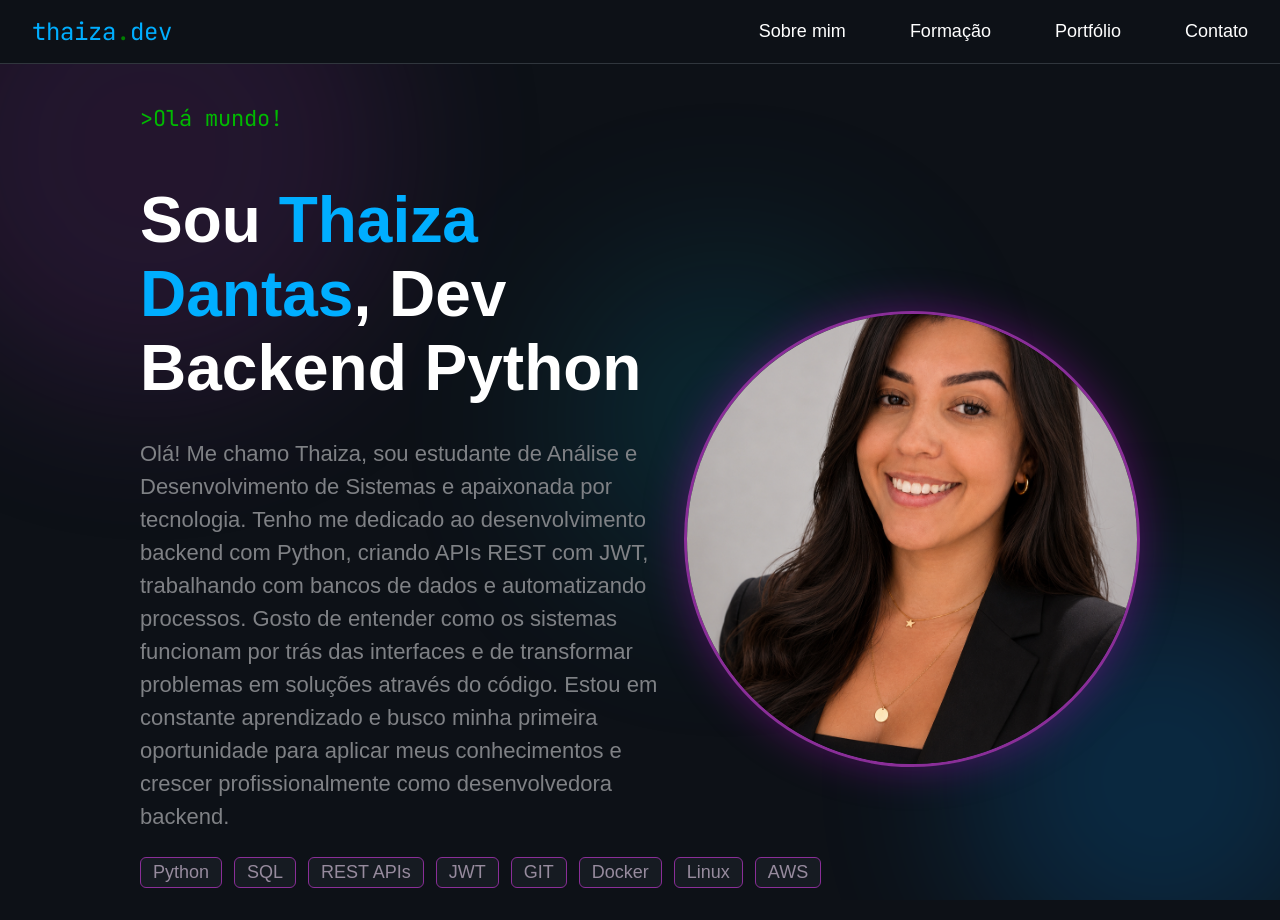
<file: frontend/index.html>
<!DOCTYPE html>
<html lang="pt-br">
<head>
    <meta charset="UTF-8">
    <meta name="viewport" content="width=device-width, initial-scale=1.0">
    <title>Thaiza Dantas</title>
    <link rel="stylesheet" href="style.css">
    <link rel="shortcut icon" href="favicon.ico" type="image/x-icon">
    <link href="https://fonts.googleapis.com/css2?family=JetBrains+Mono:wght@300;400;500;700&display=swap" rel="stylesheet">
</head>
<body>
    <div class="bg-animado">
        <div class="bolha bolha-1"></div>
        <div class="bolha bolha-2"></div>
        <div class="bolha bolha-3"></div>
    </div>
    <div id="container">
        <nav>
            <div class="dev">
                thaiza<span>.</span>dev
            </div>
            <div class="menu">
                <a href="index.html">Sobre mim</a>
                <a href="formacao.html">Formação</a>
                <a href="portfolio.html">Portfólio</a>
                <a href="contato.html">Contato</a>
            </div>
        </nav>

        <div class="conteudo">
            <p class="ola">>Olá mundo!</p>
            
            <img src="minha-foto.png" alt="minha-foto" class="hero-foto">

            <h1>Sou <span>Thaiza Dantas</span>, Dev Backend Python</h1>
            <p>Olá! Me chamo Thaiza, sou estudante de Análise e Desenvolvimento de Sistemas e apaixonada por tecnologia. Tenho me dedicado ao desenvolvimento backend com Python, criando APIs REST com JWT, trabalhando com bancos de dados e automatizando processos. Gosto de entender como os sistemas funcionam por trás das interfaces e de transformar problemas em soluções através do código. Estou em constante aprendizado e busco minha primeira oportunidade para aplicar meus conhecimentos e crescer profissionalmente como desenvolvedora backend.</p>
    
            <div class="tags">
                <span class="tag">Python</span>
                <span class="tag">SQL</span>
                <span class="tag">REST APIs</span>
                <span class="tag">JWT</span>
                <span class="tag">GIT</span>
                <span class="tag">Docker</span>
                <span class="tag">Linux</span>
                <span class="tag">AWS</span>
            </div>
    </div>
</body>
</html>
</file>
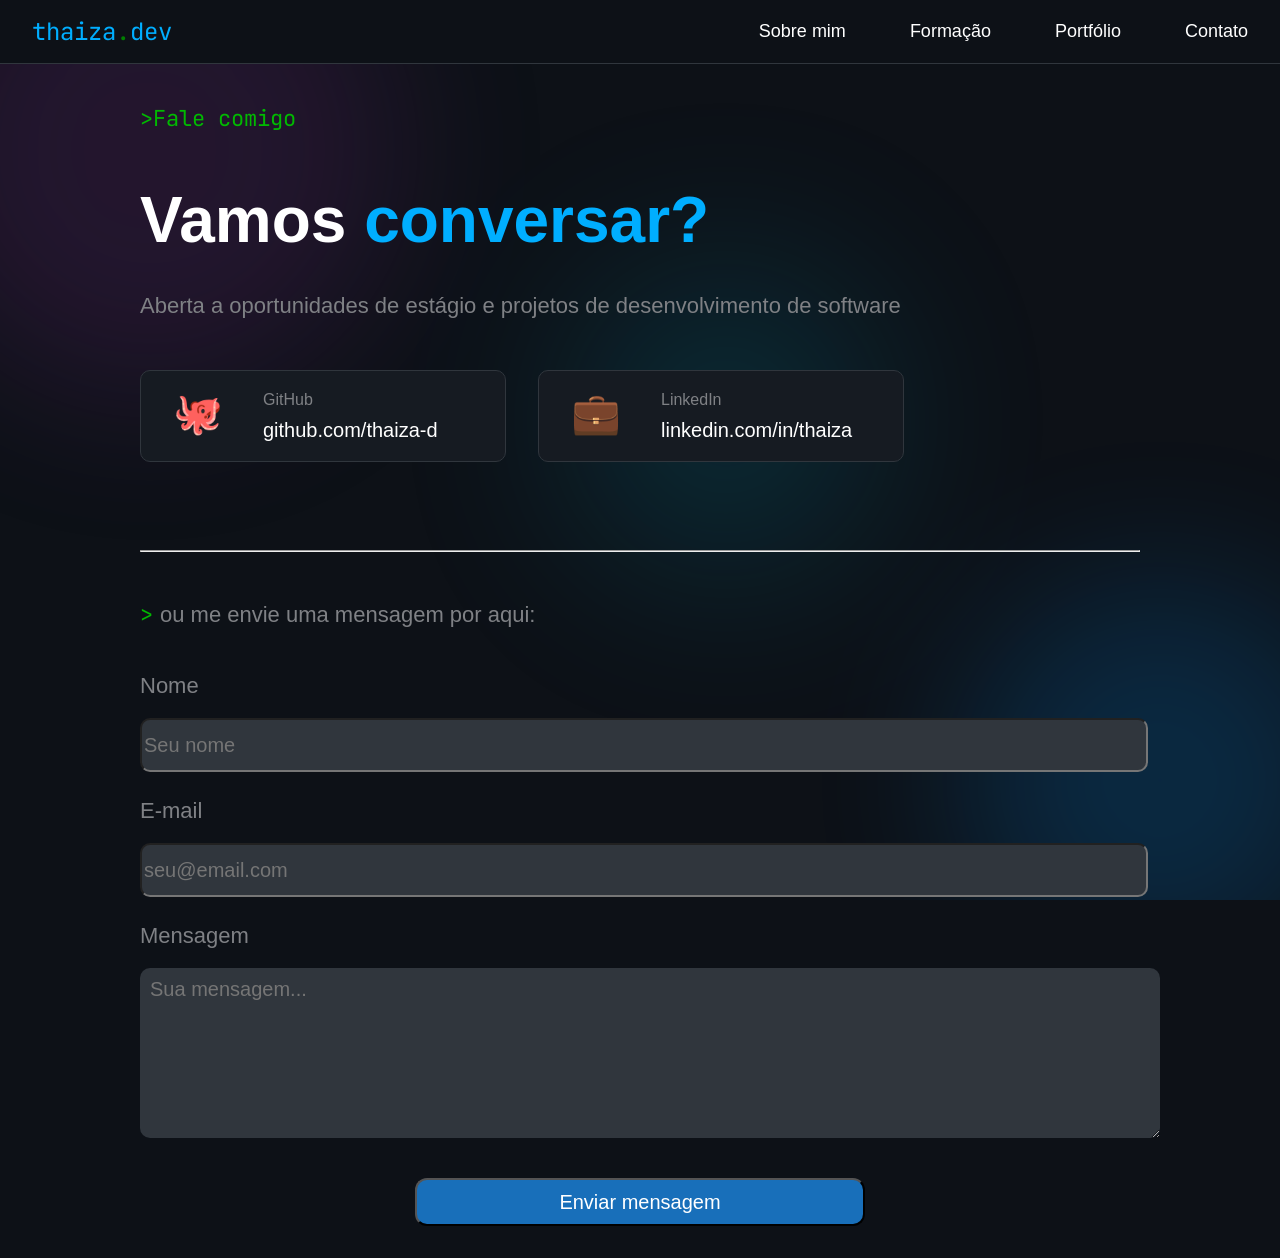
<file: frontend/contato.html>
<!DOCTYPE html>
<html lang="pt-br">
<head>
    <meta charset="UTF-8">
    <meta name="viewport" content="width=device-width, initial-scale=1.0">
    <title>Thaiza Dantas</title>
    <link rel="stylesheet" href="style.css">
    <link rel="shortcut icon" href="favicon.ico" type="image/x-icon">
    <link href="https://fonts.googleapis.com/css2?family=JetBrains+Mono:wght@300;400;500;700&display=swap" rel="stylesheet">
</head>
<body>
    <div class="bg-animado">
        <div class="bolha bolha-1"></div>
        <div class="bolha bolha-2"></div>
        <div class="bolha bolha-3"></div>
    </div>
    <div id="container">
        <nav>
            <div class="dev">
                thaiza<span>.</span>dev
            </div>
            <div class="menu">
                <a href="index.html">Sobre mim</a>
                <a href="formacao.html">Formação</a>
                <a href="portfolio.html">Portfólio</a>
                <a href="contato.html">Contato</a>
            </div>
        </nav>
        <div class="conteudo">
            <p class="ola">>Fale comigo</p>

            <h1>Vamos <span>conversar?</span></h1>
            <p>Aberta a oportunidades de estágio e projetos de desenvolvimento de software</p>

            <div class="address">
                    <div class="card-address">
                        <span>🐙</span>
                        <p>GitHub</p>
                        <a href="https://github.com/thaiza-d">github.com/thaiza-d</a>
                    </div>
                    <div class="card-address">
                        <span>💼</span>
                        <p>LinkedIn</p>
                        <a href="https://www.linkedin.com/in/thaiza-dantas-b312101b2/">linkedin.com/in/thaiza</a>
                    </div>
            </div>
            <hr>
            <div class="ola">> </div>
            <p class="p-ola">ou me envie uma mensagem por aqui:</p>

            <div class="formulario">
                <p>Nome</p>
                <input id="nome" class="nome" type="text" placeholder="Seu nome"><span class="erro" id="erro-nome"></span>
                <p>E-mail</p>
                <input id="email" class="email" type="email" placeholder="seu@email.com"><span class="erro" id="erro-email"></span>
                <p>Mensagem</p>
                <textarea id="mensagem" class="mensagem" type="text" placeholder="Sua mensagem..."></textarea><span class="erro" id="erro-mensagem"></span>

                <button id="btn-enviar"  onclick="enviar()">Enviar mensagem</button>
            </div>

            <div id="modal" class="modal-overlay">
                <div class="modal-box">
                    <p>✅ Mensagem enviada com sucesso!</p>
                    <button id="fechar-modal" onclick="fechar()"> Fechar</button>
                </div>
            </div>
    <script src="script.js"></script>
</body>
</html>
</file>
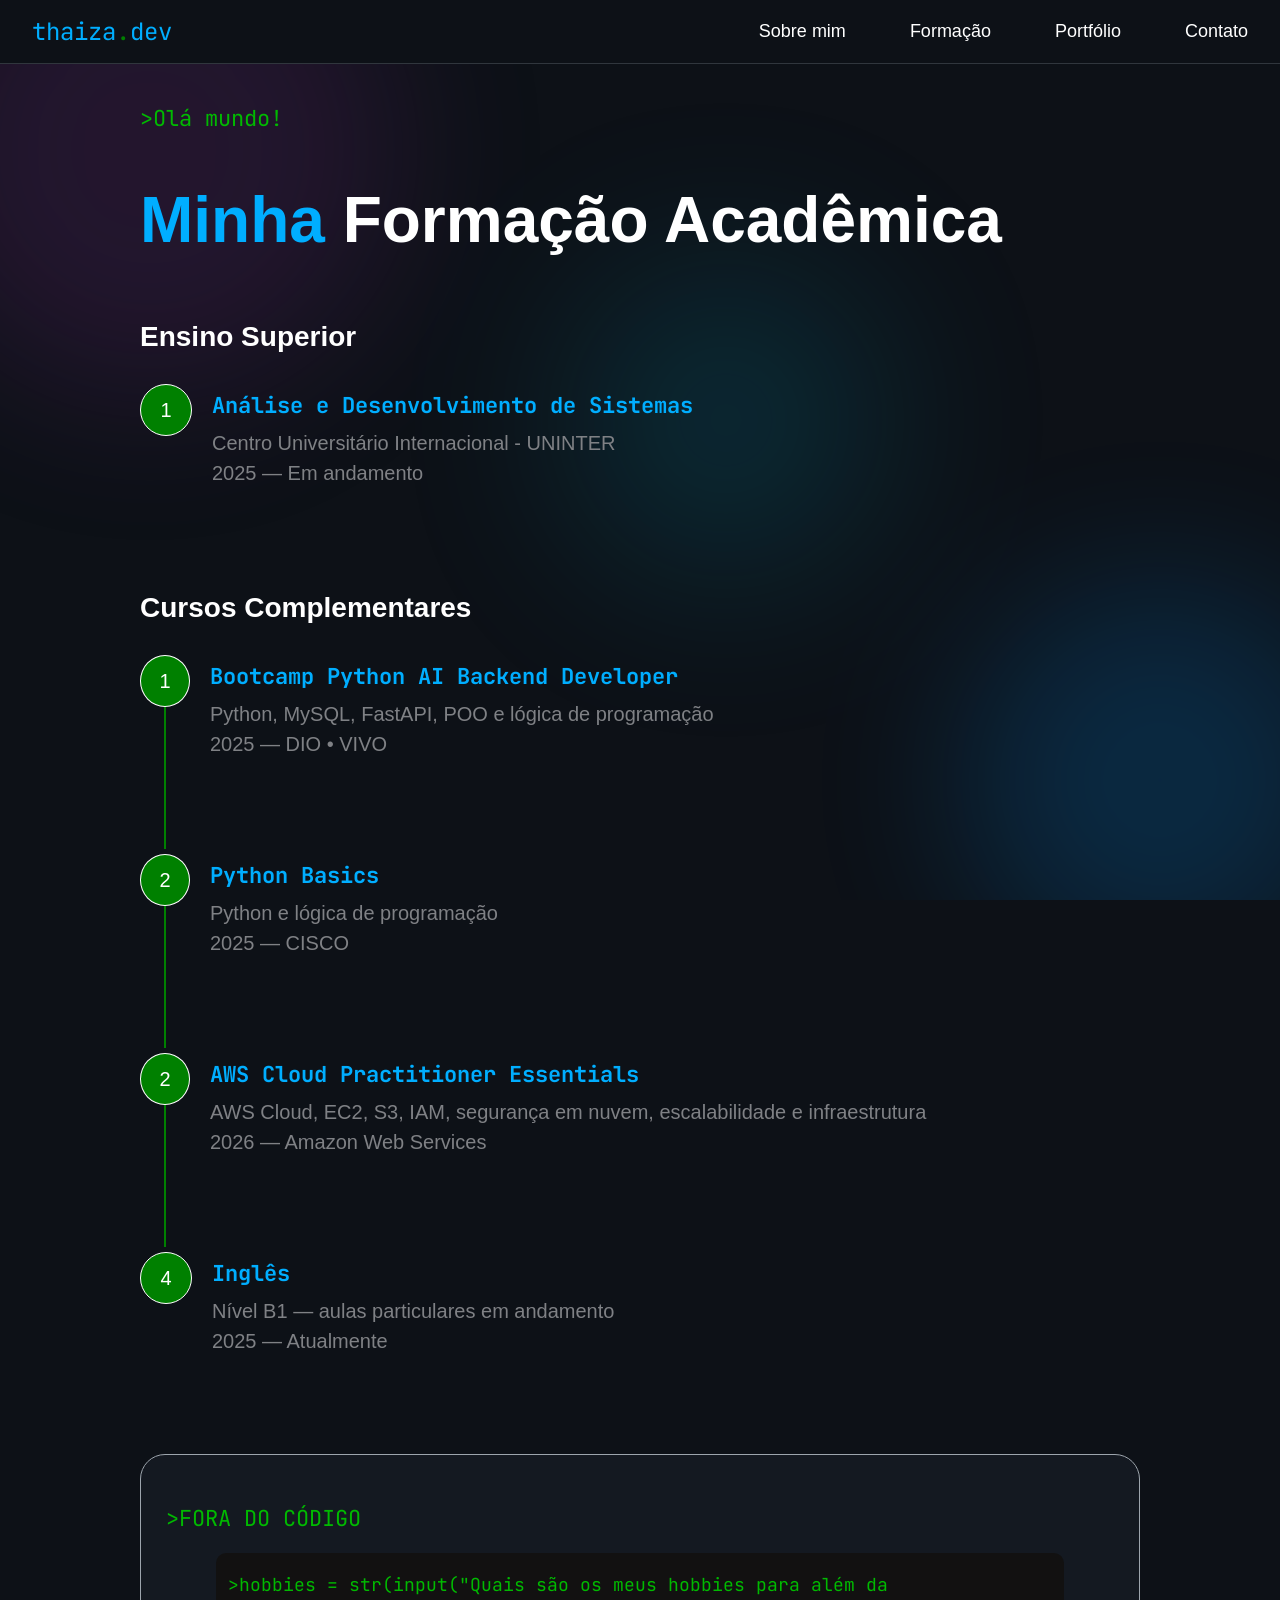
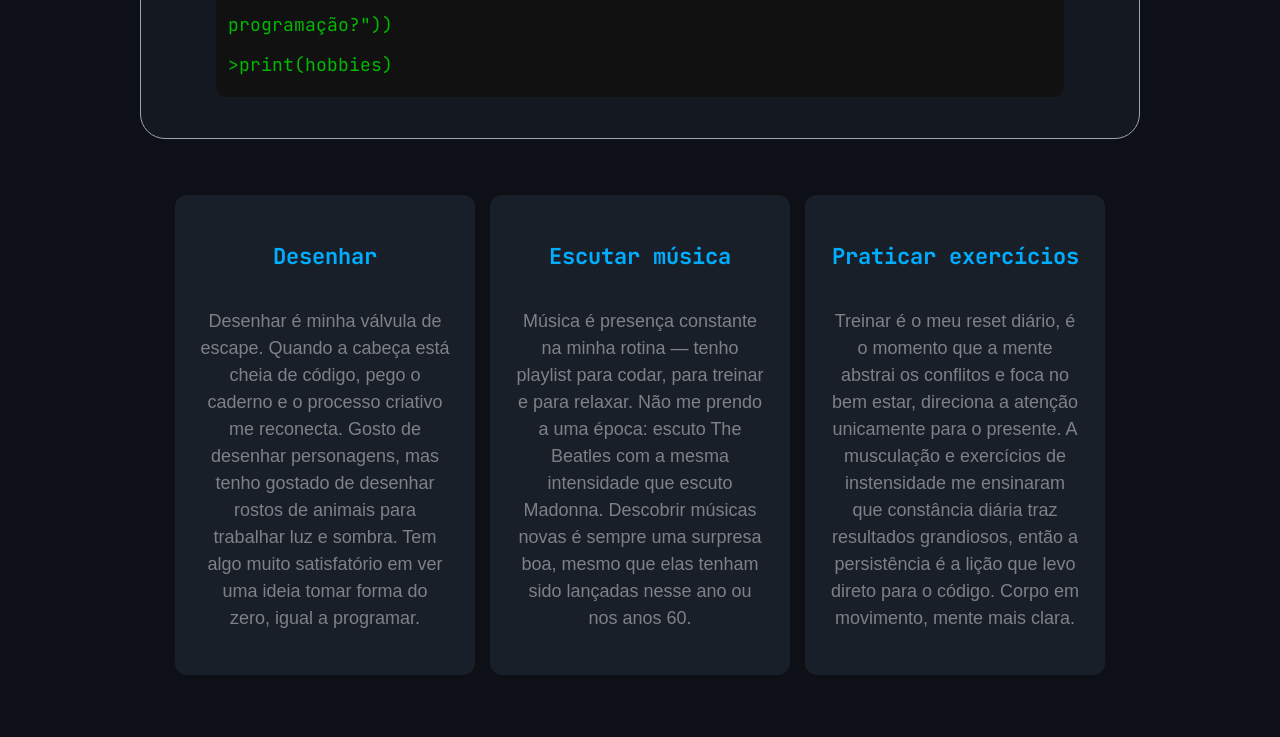
<file: frontend/formacao.html>
<!DOCTYPE html>
<html lang="pt-br">
<head>
    <meta charset="UTF-8">
    <meta name="viewport" content="width=device-width, initial-scale=1.0">
    <title>Thaiza Dantas</title>
    <link rel="stylesheet" href="style.css">
    <link rel="shortcut icon" href="favicon.ico" type="image/x-icon">
    <link href="https://fonts.googleapis.com/css2?family=JetBrains+Mono:wght@300;400;500;700&display=swap" rel="stylesheet">
</head>
<body>
    <div class="bg-animado">
        <div class="bolha bolha-1"></div>
        <div class="bolha bolha-2"></div>
        <div class="bolha bolha-3"></div>
    </div>
    <div id="container">
        <nav>
            <div class="dev">
                thaiza<span>.</span>dev
            </div>
            <div class="menu">
                <a href="index.html">Sobre mim</a>
                <a href="formacao.html">Formação</a>
                <a href="portfolio.html">Portfólio</a>
                <a href="contato.html">Contato</a>
            </div>
        </nav>
        <div class="conteudo">
            <p class="ola">>Olá mundo!</p>
            <h1><span>Minha</span> Formação Acadêmica</h1>

            <h2>Ensino Superior</h2>

            <div class="formacao">

                <div class="number">1</div>
                <div class="texto">
                    <h3>Análise e Desenvolvimento de Sistemas</h3>
                    <p>Centro Universitário Internacional - UNINTER</p>
                    <p>2025 — Em andamento</p>
                </div>
            </div>

            <h2>Cursos Complementares</h2>

            <div class="formacao">
               <div class="timeline">
                    <div class="number">1</div>
                </div>
            <div class="texto">
                <h3>Bootcamp Python AI Backend Developer</h3>
                <p>Python, MySQL, FastAPI, POO e lógica de programação</p>
                <p>2025 — DIO • VIVO</p>
            
            </div>
            </div>


            <div class="formacao">
                <div class="timeline">
                    <div class="number">2</div>

                </div>
    
                <div class="texto">
                    <h3>Python Basics</h3>
                    <p>Python e lógica de programação</p>
                    <p>2025 — CISCO</p>
                </div>
                </div>

            <div class="formacao">
                <div class="timeline">
                    <div class="number">2</div>

                </div>
                    <div class="texto">
                    <h3>AWS Cloud Practitioner Essentials </h3>
                    <p>AWS Cloud, EC2, S3, IAM, segurança em nuvem, escalabilidade e infraestrutura <br>
                    2026 —  Amazon Web Services</p>
                </div>
            </div>
            <div class="formacao">
                <div class="number">4</div>
                    <div class="texto">
                    <h3>Inglês</h3>
                    <p>Nível B1 — aulas particulares em andamento<br>
                    2025 — Atualmente</p>
                </div>
            </div>


        <br>

        <div class="caixa">
            <p class="ola">>FORA DO CÓDIGO</p>
            <p class="print-hobbies">>hobbies = str(input("Quais são os meus hobbies para além da programação?"))<br>>print(hobbies)</p>

        </div>
        <div class="hobbies">
            <div class="info-card">
                <h3>Desenhar</h3>
                <p>Desenhar é minha válvula de escape. Quando a cabeça está cheia de código, pego o caderno e o processo criativo me reconecta. Gosto de desenhar personagens, mas tenho gostado de desenhar rostos de animais para trabalhar luz e sombra. Tem algo muito satisfatório em ver uma ideia tomar forma do zero, igual a programar.</p>
            </div>
            <div class="info-card">
                <h3>Escutar música</h3>
                <p>Música é presença constante na minha rotina — tenho playlist para codar, para treinar e para relaxar. Não me prendo a uma época: escuto The Beatles com a mesma intensidade que escuto Madonna. Descobrir músicas novas é sempre uma surpresa boa, mesmo que elas tenham sido lançadas nesse ano ou nos anos 60.</p>
            </div>
            <div class="info-card">
                <h3>Praticar exercícios</h3>
                <p>Treinar é o meu reset diário, é o momento que a mente abstrai os conflitos e foca no bem estar, direciona a atenção unicamente para o presente. A musculação e exercícios de instensidade me ensinaram que constância diária traz resultados grandiosos, então a persistência é a lição que levo direto para o código. Corpo em movimento, mente mais clara.</p>
            </div>
        </div>
        </div>
    </div>
</body>
</html>
</file>
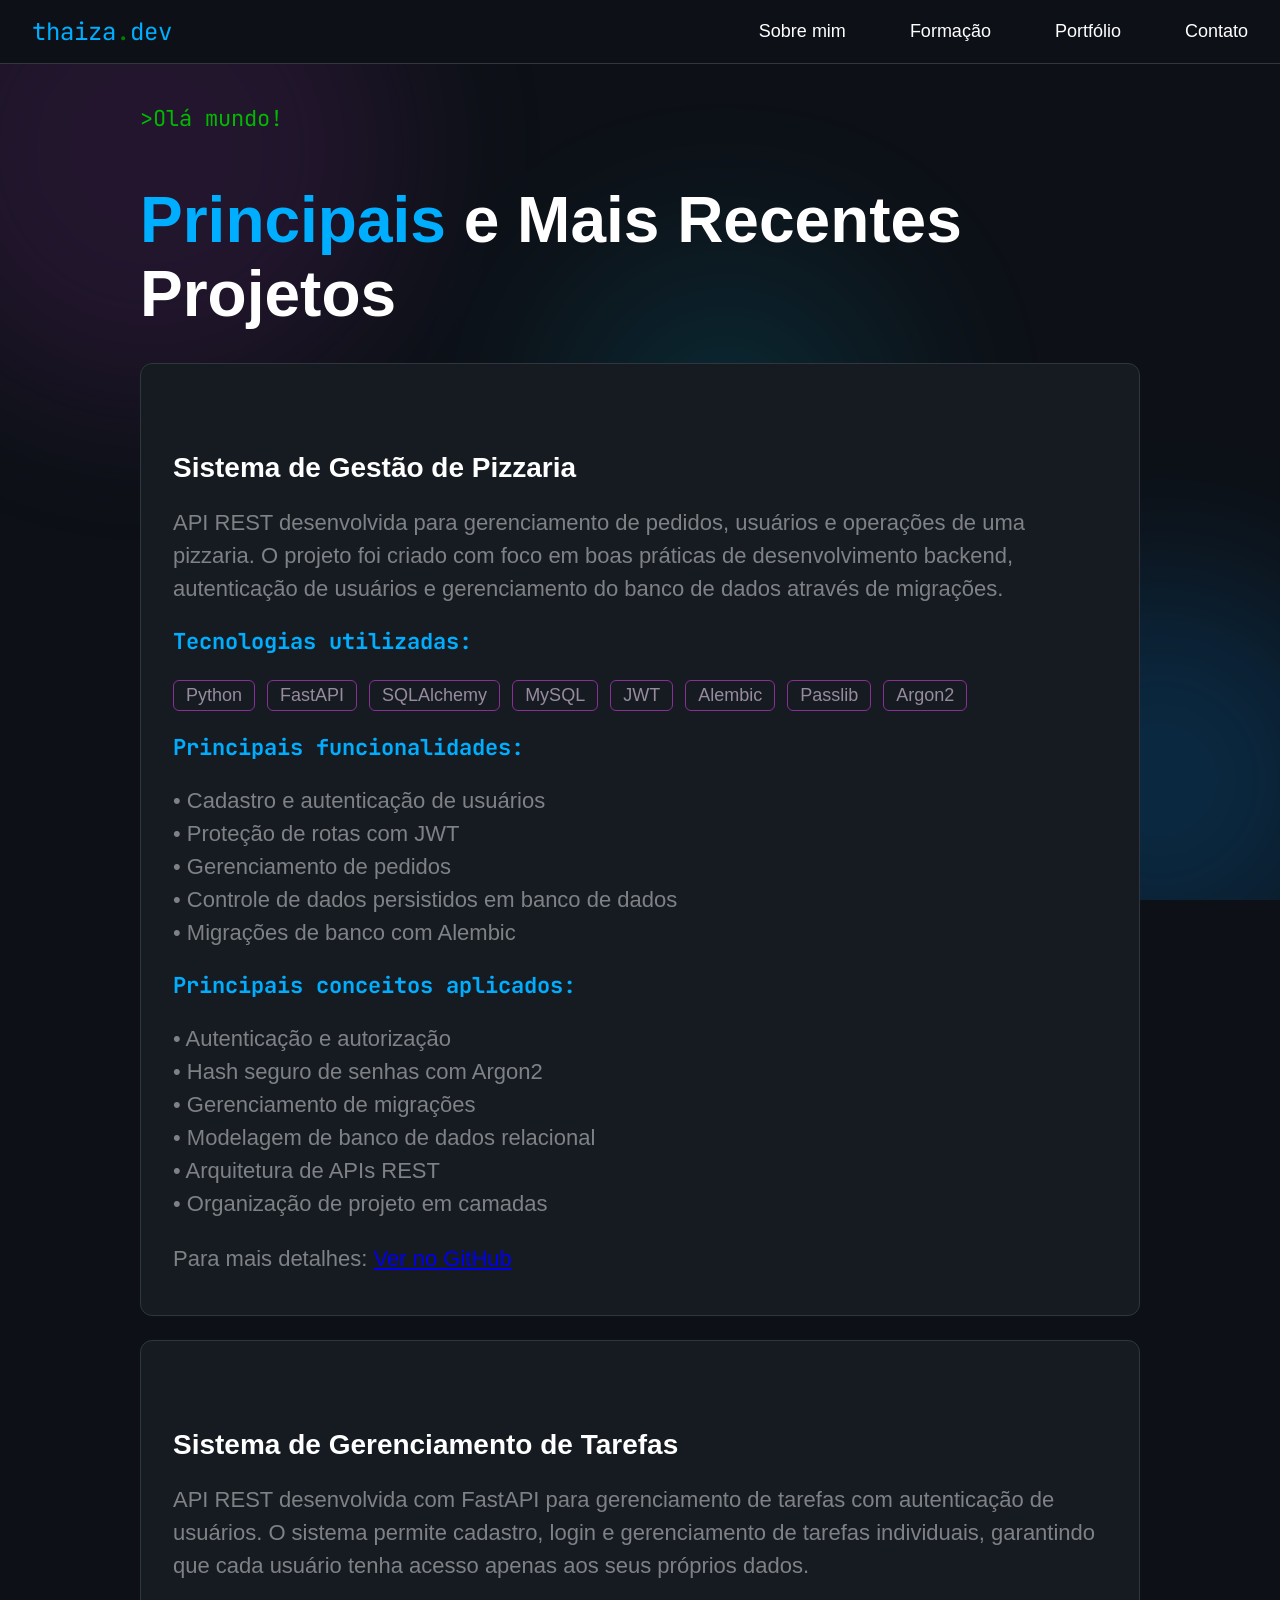
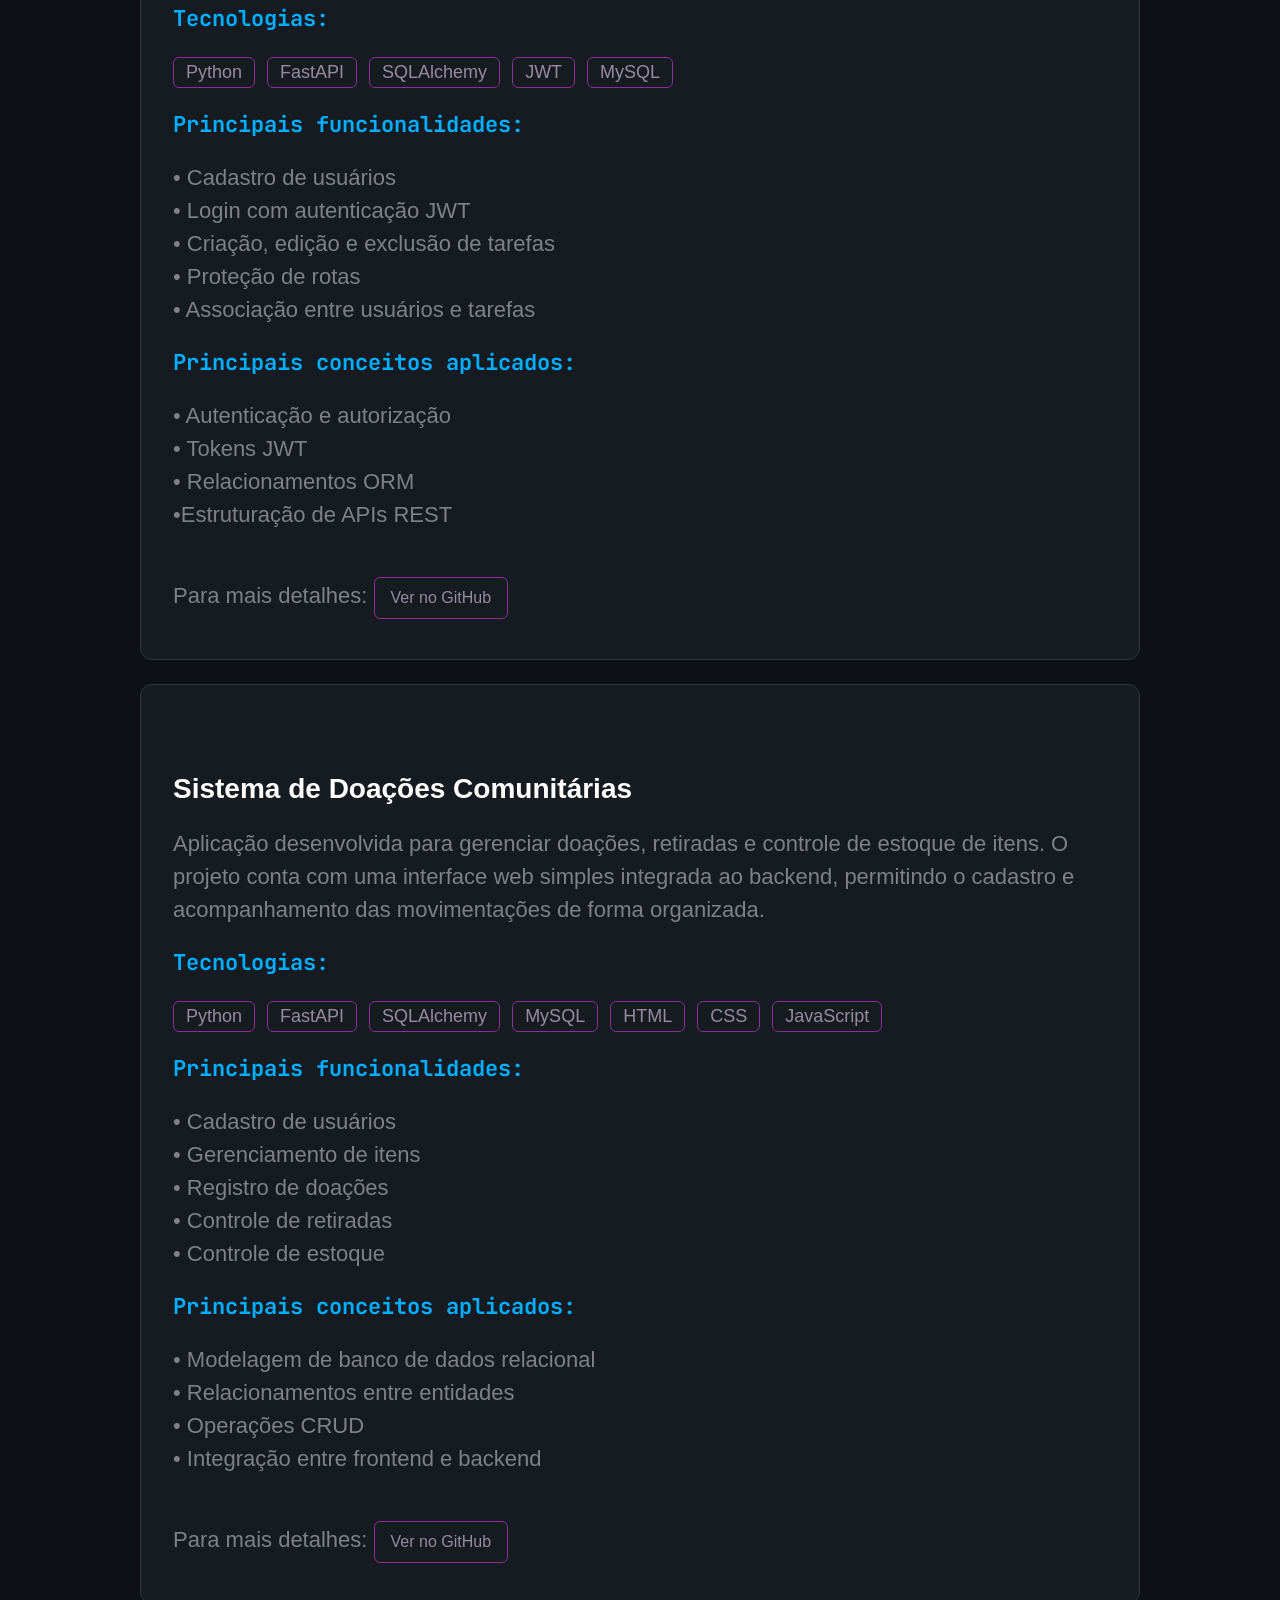
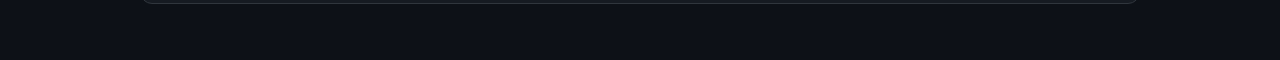
<file: frontend/portfolio.html>
<!DOCTYPE html>
<html lang="pt-br">
<head>
    <meta charset="UTF-8">
    <meta name="viewport" content="width=device-width, initial-scale=1.0">
    <title>Thaiza Dantas</title>
    <link rel="stylesheet" href="style.css">
    <link rel="shortcut icon" href="favicon.ico" type="image/x-icon">
    <link href="https://fonts.googleapis.com/css2?family=JetBrains+Mono:wght@300;400;500;700&display=swap" rel="stylesheet">
</head>
<body>
    <div class="bg-animado">
        <div class="bolha bolha-1"></div>
        <div class="bolha bolha-2"></div>
        <div class="bolha bolha-3"></div>
    </div>
    <div id="container">
        <nav>
            <div class="dev">
                thaiza<span>.</span>dev
            </div>
            <div class="menu">
                <a href="index.html">Sobre mim</a>
                <a href="formacao.html">Formação</a>
                <a href="portfolio.html">Portfólio</a>
                <a href="contato.html">Contato</a>
            </div>
        </nav>
        <div class="conteudo">
            <p class="ola">>Olá mundo!</p>

        <h1><span>Principais</span> e Mais Recentes Projetos</h1>

        <div class="project-card">
            <h2>Sistema de Gestão de Pizzaria</h2>
            <p>API REST desenvolvida para gerenciamento de pedidos, usuários e operações de uma pizzaria. O projeto foi criado com foco em boas práticas de desenvolvimento backend, autenticação de usuários e gerenciamento do banco de dados através de migrações.</p>
            <h3>Tecnologias utilizadas:</h3>
                <div class="tags">
                    <span class="tag">Python</span>
                    <span class="tag">FastAPI</span>
                    <span class="tag">SQLAlchemy</span>
                    <span class="tag">MySQL</span>
                    <span class="tag">JWT</span>
                    <span class="tag">Alembic</span>
                    <span class="tag">Passlib</span>
                    <span class="tag">Argon2</span>
                </div>
            <h3>Principais funcionalidades:</h3>
            <p>
                • Cadastro e autenticação de usuários
                <br>• Proteção de rotas com JWT
                <br>• Gerenciamento de pedidos
                <br>• Controle de dados persistidos em banco de dados
                <br>• Migrações de banco com Alembic</p>
            <h3>Principais conceitos aplicados:</h3>
            <p>
                • Autenticação e autorização
                <br>• Hash seguro de senhas com Argon2
                <br>• Gerenciamento de migrações
                <br>• Modelagem de banco de dados relacional
                <br>• Arquitetura de APIs REST
                <br>• Organização de projeto em camadas</p>
            <p>Para mais detalhes: <a href="https://github.com/thaiza-d/Sistema-de-Gerenciamento-de-Pizzaria">Ver no GitHub</a></p>
        </div>

        <div class="project-card">
            <h2>Sistema de Gerenciamento de Tarefas</h2>
            <p>API REST desenvolvida com FastAPI para gerenciamento de tarefas com autenticação de usuários. O sistema permite cadastro, login e gerenciamento de tarefas individuais, garantindo que cada usuário tenha acesso apenas aos seus próprios dados.</p>
            <h3>Tecnologias:</h3>
            <div class="tags">
                    <span class="tag">Python</span>
                    <span class="tag">FastAPI</span>
                    <span class="tag">SQLAlchemy</span>
                    <span class="tag">JWT</span>
                    <span class="tag">MySQL</span>
            </div>
            <h3>Principais funcionalidades:</h3>
                <p>
                    • Cadastro de usuários
                    <br>• Login com autenticação JWT
                    <br>• Criação, edição e exclusão de tarefas
                    <br>• Proteção de rotas <br>• Associação entre usuários e tarefas</p>
            <h3>Principais conceitos aplicados:</h3>
                <p>
                    • Autenticação e autorização
                    <br>• Tokens JWT
                    <br>• Relacionamentos ORM
                    <br>•Estruturação de APIs REST</p>
            <p>Para mais detalhes: <a href="https://github.com/thaiza-d/REST-API-de-To-Do-List-com-FastAPI-JWT-Authentication" target="_blank" class="btn-github">Ver no GitHub</a></p>
        </div>

        
        <div class="project-card">
            <h2>Sistema de Doações Comunitárias</h2>
            <p>Aplicação desenvolvida para gerenciar doações, retiradas e controle de estoque de itens. O projeto conta com uma interface web simples integrada ao backend, permitindo o cadastro e acompanhamento das movimentações de forma organizada.</p>
            <h3>Tecnologias:</h3>
                <div class="tags">
                    <span class="tag">Python</span>
                    <span class="tag">FastAPI</span>
                    <span class="tag">SQLAlchemy</span>
                    <span class="tag">MySQL</span>
                    <span class="tag">HTML</span>
                    <span class="tag">CSS</span>
                    <span class="tag">JavaScript</span>
                </div>
            <h3>Principais funcionalidades:</h3>
                <p>
                    • Cadastro de usuários
                    <br>• Gerenciamento de itens
                    <br>• Registro de doações
                    <br>• Controle de retiradas <br>• Controle de estoque</p>
            <h3>Principais conceitos aplicados:</h3>
                <p>
                    • Modelagem de banco de dados relacional
                    <br>• Relacionamentos entre entidades
                    <br>• Operações CRUD<br>• Integração entre frontend e backend</p>
            <p>Para mais detalhes: <a href="https://github.com/thaiza-d/Sistema-de-Doacoes-Comunitarias" target="_blank" class="btn-github">Ver no GitHub</a></p>
        </div> 
    </div>
</body>
</html>
</file>
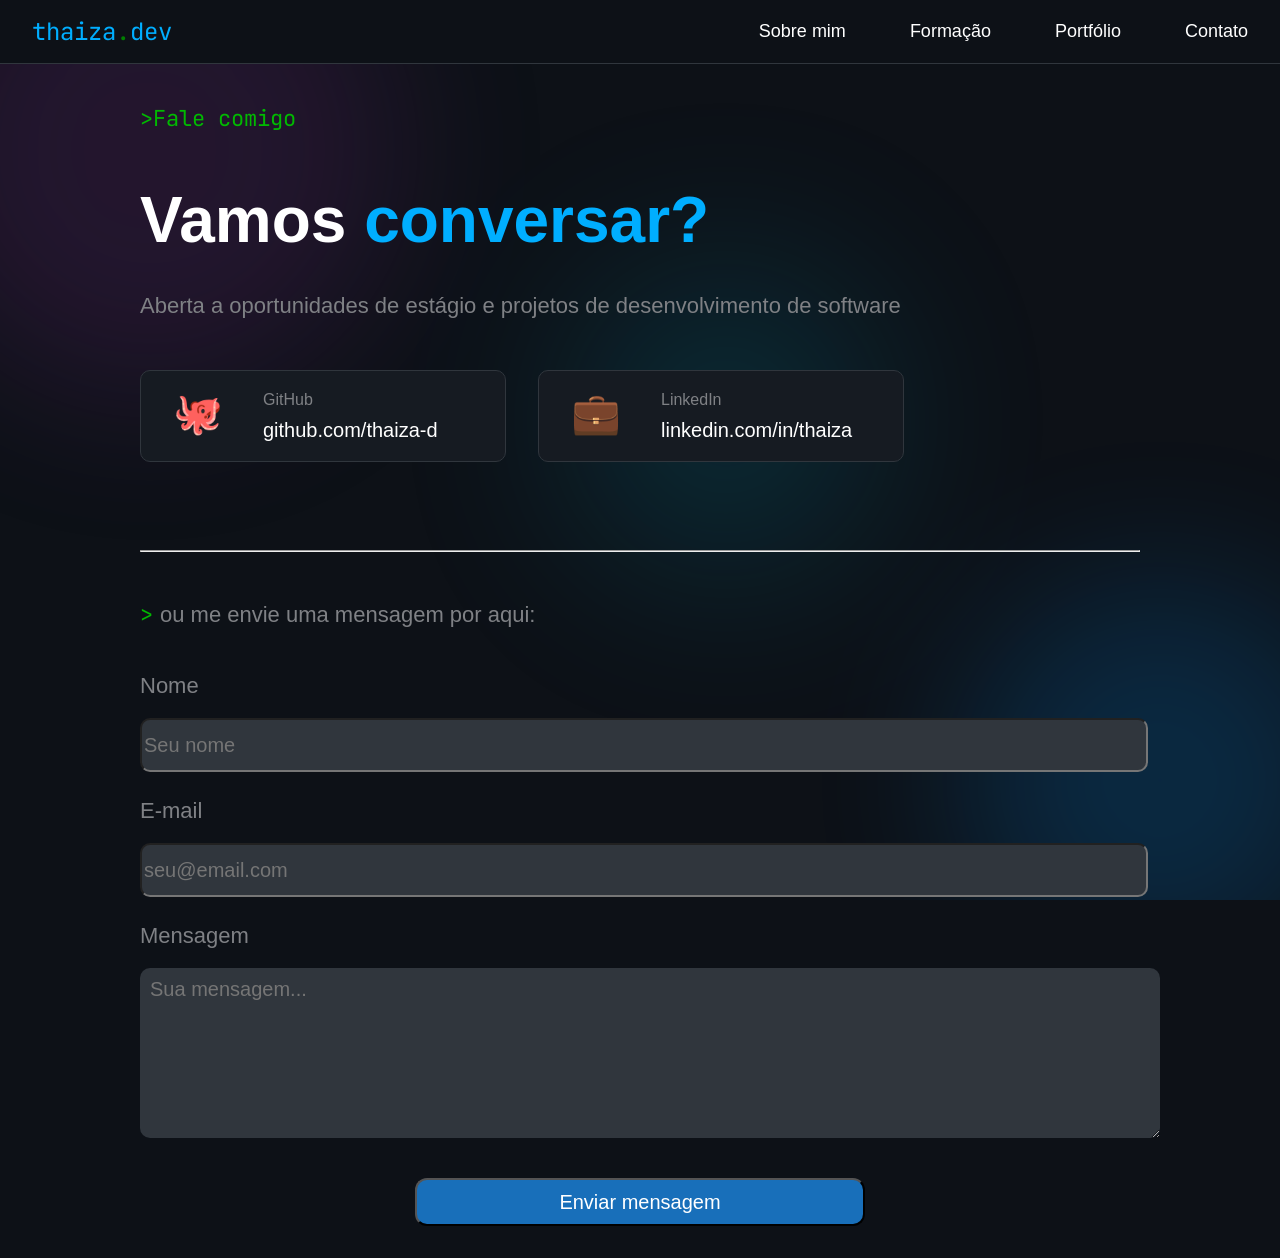
<file: portfolio/contato.html>
<!DOCTYPE html>
<html lang="pt-br">
<head>
    <meta charset="UTF-8">
    <meta name="viewport" content="width=device-width, initial-scale=1.0">
    <title>Thaiza Dantas</title>
    <link rel="stylesheet" href="style.css">
    <link rel="shortcut icon" href="favicon.ico" type="image/x-icon">
    <link href="https://fonts.googleapis.com/css2?family=JetBrains+Mono:wght@300;400;500;700&display=swap" rel="stylesheet">
</head>
<body>
    <div class="bg-animado">
        <div class="bolha bolha-1"></div>
        <div class="bolha bolha-2"></div>
        <div class="bolha bolha-3"></div>
    </div>
    <div id="container">
        <nav>
            <div class="dev">
                thaiza<span>.</span>dev
            </div>
            <div class="menu">
                <a href="sobre.html">Sobre mim</a>
                <a href="formacao.html">Formação</a>
                <a href="portfolio.html">Portfólio</a>
                <a href="contato.html">Contato</a>
            </div>
        </nav>
        <div class="conteudo">
            <p class="ola">>Fale comigo</p>

            <h1>Vamos <span>conversar?</span></h1>
            <p>Aberta a oportunidades de estágio e projetos de desenvolvimento de software</p>

            <div class="address">
                    <div class="card-address">
                        <span>🐙</span>
                        <p>GitHub</p>
                        <a href="https://github.com/thaiza-d">github.com/thaiza-d</a>
                    </div>
                    <div class="card-address">
                        <span>💼</span>
                        <p>LinkedIn</p>
                        <a href="https://www.linkedin.com/in/thaiza-dantas-b312101b2/">linkedin.com/in/thaiza</a>
                    </div>
            </div>
            <hr>
            <div class="ola">> </div>
            <p class="p-ola">ou me envie uma mensagem por aqui:</p>

            <div class="formulario">
                <p>Nome</p>
                <input id="nome" class="nome" type="text" placeholder="Seu nome"><span class="erro" id="erro-nome"></span>
                <p>E-mail</p>
                <input id="email" class="email" type="email" placeholder="seu@email.com"><span class="erro" id="erro-email"></span>
                <p>Mensagem</p>
                <textarea id="mensagem" class="mensagem" type="text" placeholder="Sua mensagem..."></textarea><span class="erro" id="erro-mensagem"></span>

                <button id="btn-enviar"  onclick="enviar()">Enviar mensagem</button>
            </div>

            <div id="modal" class="modal-overlay">
                <div class="modal-box">
                    <p>✅ Mensagem enviada com sucesso!</p>
                    <button id="fechar-modal" onclick="fechar()"> Fechar</button>
                </div>
            </div>
    <script src="script.js"></script>
</body>
</html>
</file>
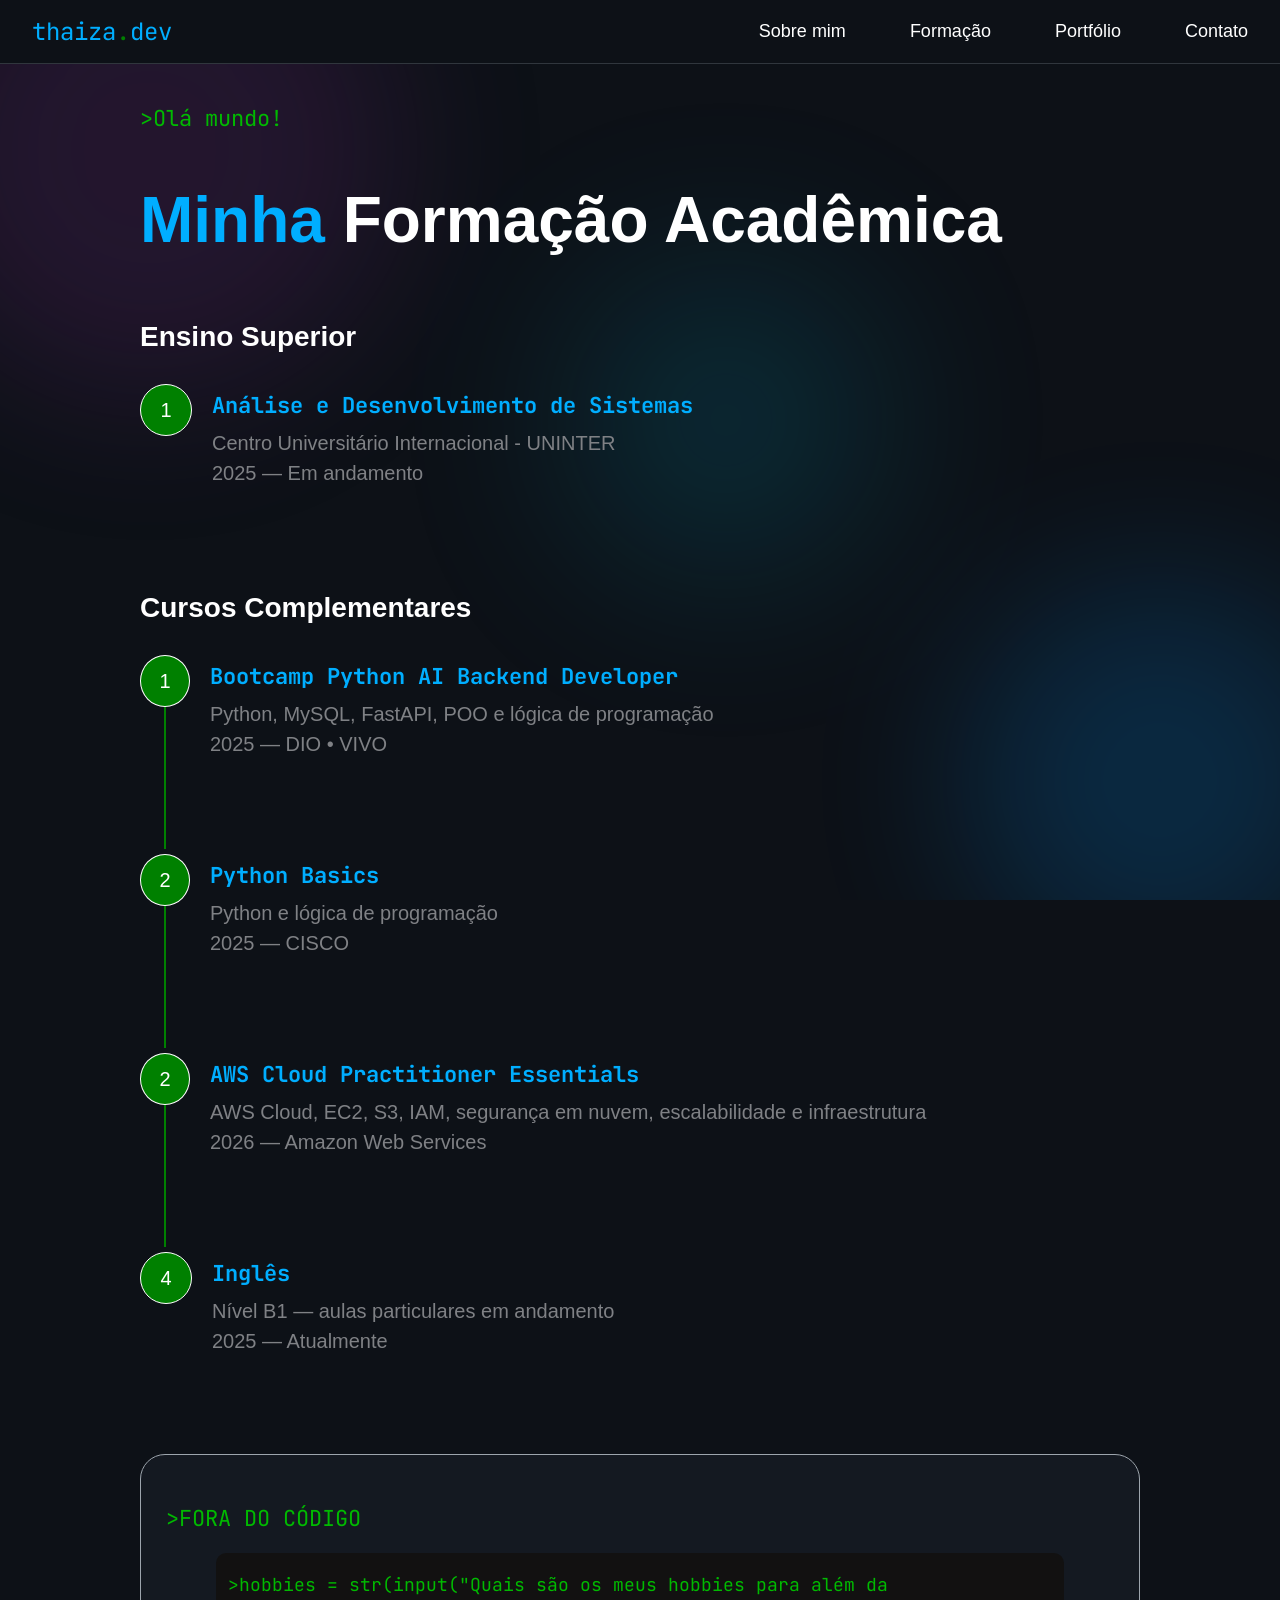
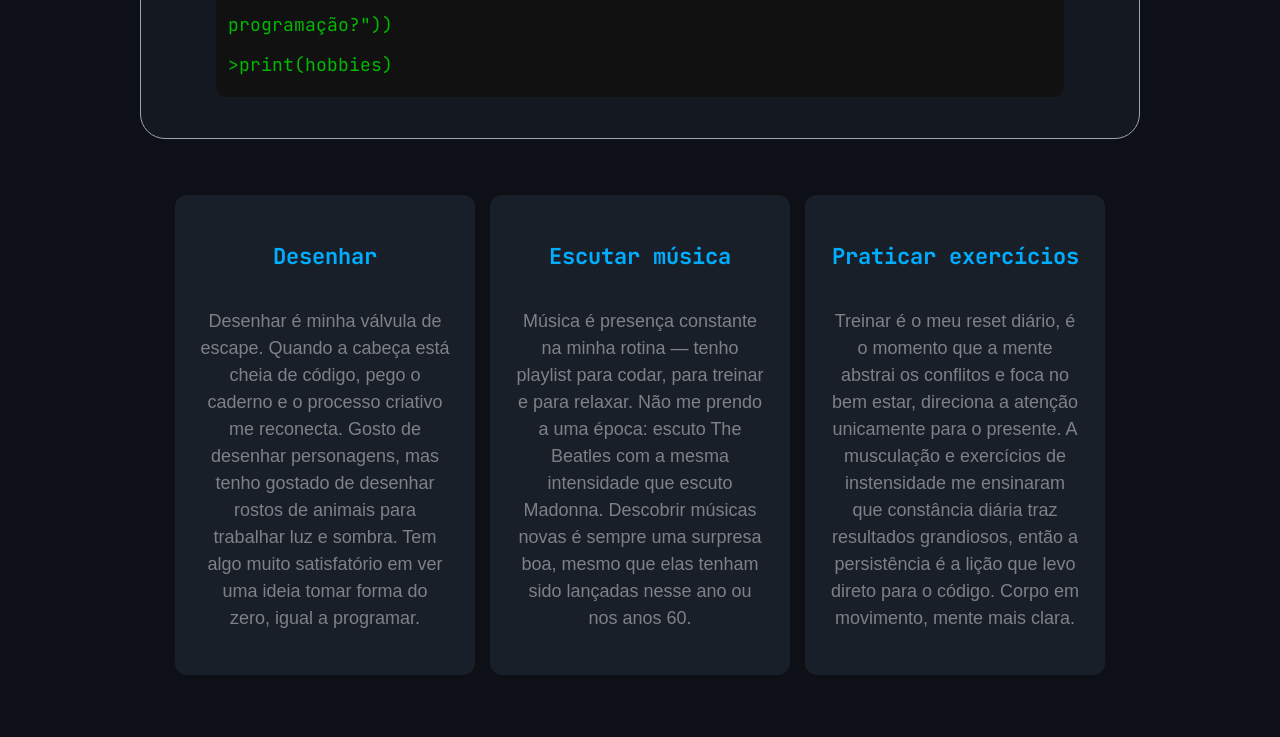
<file: portfolio/formacao.html>
<!DOCTYPE html>
<html lang="pt-br">
<head>
    <meta charset="UTF-8">
    <meta name="viewport" content="width=device-width, initial-scale=1.0">
    <title>Thaiza Dantas</title>
    <link rel="stylesheet" href="style.css">
    <link rel="shortcut icon" href="favicon.ico" type="image/x-icon">
    <link href="https://fonts.googleapis.com/css2?family=JetBrains+Mono:wght@300;400;500;700&display=swap" rel="stylesheet">
</head>
<body>
    <div class="bg-animado">
        <div class="bolha bolha-1"></div>
        <div class="bolha bolha-2"></div>
        <div class="bolha bolha-3"></div>
    </div>
    <div id="container">
        <nav>
            <div class="dev">
                thaiza<span>.</span>dev
            </div>
            <div class="menu">
                <a href="sobre.html">Sobre mim</a>
                <a href="formacao.html">Formação</a>
                <a href="portfolio.html">Portfólio</a>
                <a href="contato.html">Contato</a>
            </div>
        </nav>
        <div class="conteudo">
            <p class="ola">>Olá mundo!</p>
            <h1><span>Minha</span> Formação Acadêmica</h1>

            <h2>Ensino Superior</h2>

            <div class="formacao">

                <div class="number">1</div>
                <div class="texto">
                    <h3>Análise e Desenvolvimento de Sistemas</h3>
                    <p>Centro Universitário Internacional - UNINTER</p>
                    <p>2025 — Em andamento</p>
                </div>
            </div>

            <h2>Cursos Complementares</h2>

            <div class="formacao">
               <div class="timeline">
                    <div class="number">1</div>
                </div>
            <div class="texto">
                <h3>Bootcamp Python AI Backend Developer</h3>
                <p>Python, MySQL, FastAPI, POO e lógica de programação</p>
                <p>2025 — DIO • VIVO</p>
            
            </div>
            </div>


            <div class="formacao">
                <div class="timeline">
                    <div class="number">2</div>

                </div>
    
                <div class="texto">
                    <h3>Python Basics</h3>
                    <p>Python e lógica de programação</p>
                    <p>2025 — CISCO</p>
                </div>
                </div>

            <div class="formacao">
                <div class="timeline">
                    <div class="number">2</div>

                </div>
                    <div class="texto">
                    <h3>AWS Cloud Practitioner Essentials </h3>
                    <p>AWS Cloud, EC2, S3, IAM, segurança em nuvem, escalabilidade e infraestrutura <br>
                    2026 —  Amazon Web Services</p>
                </div>
            </div>
            <div class="formacao">
                <div class="number">4</div>
                    <div class="texto">
                    <h3>Inglês</h3>
                    <p>Nível B1 — aulas particulares em andamento<br>
                    2025 — Atualmente</p>
                </div>
            </div>


        <br>

        <div class="caixa">
            <p class="ola">>FORA DO CÓDIGO</p>
            <p class="print-hobbies">>hobbies = str(input("Quais são os meus hobbies para além da programação?"))<br>>print(hobbies)</p>

        </div>
        <div class="hobbies">
            <div class="info-card">
                <h3>Desenhar</h3>
                <p>Desenhar é minha válvula de escape. Quando a cabeça está cheia de código, pego o caderno e o processo criativo me reconecta. Gosto de desenhar personagens, mas tenho gostado de desenhar rostos de animais para trabalhar luz e sombra. Tem algo muito satisfatório em ver uma ideia tomar forma do zero, igual a programar.</p>
            </div>
            <div class="info-card">
                <h3>Escutar música</h3>
                <p>Música é presença constante na minha rotina — tenho playlist para codar, para treinar e para relaxar. Não me prendo a uma época: escuto The Beatles com a mesma intensidade que escuto Madonna. Descobrir músicas novas é sempre uma surpresa boa, mesmo que elas tenham sido lançadas nesse ano ou nos anos 60.</p>
            </div>
            <div class="info-card">
                <h3>Praticar exercícios</h3>
                <p>Treinar é o meu reset diário, é o momento que a mente abstrai os conflitos e foca no bem estar, direciona a atenção unicamente para o presente. A musculação e exercícios de instensidade me ensinaram que constância diária traz resultados grandiosos, então a persistência é a lição que levo direto para o código. Corpo em movimento, mente mais clara.</p>
            </div>
        </div>
        </div>
    </div>
</body>
</html>
</file>
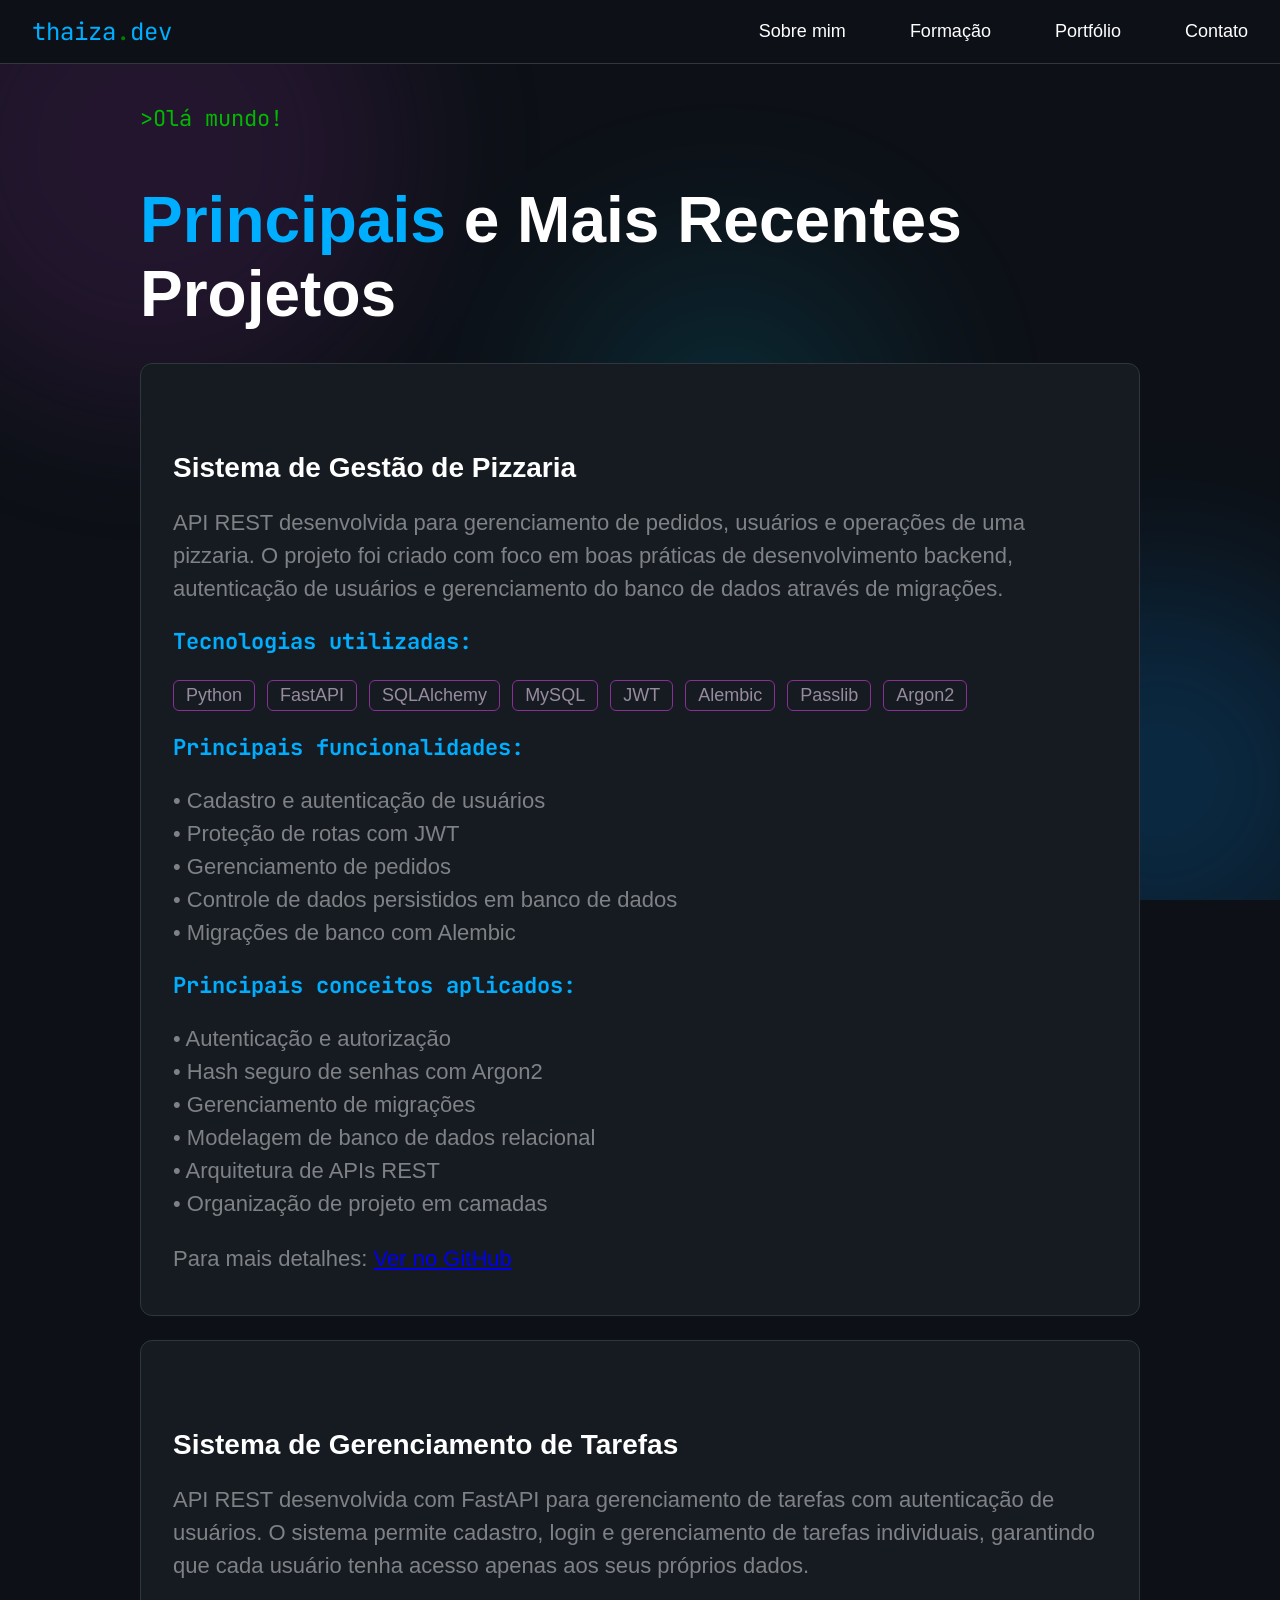
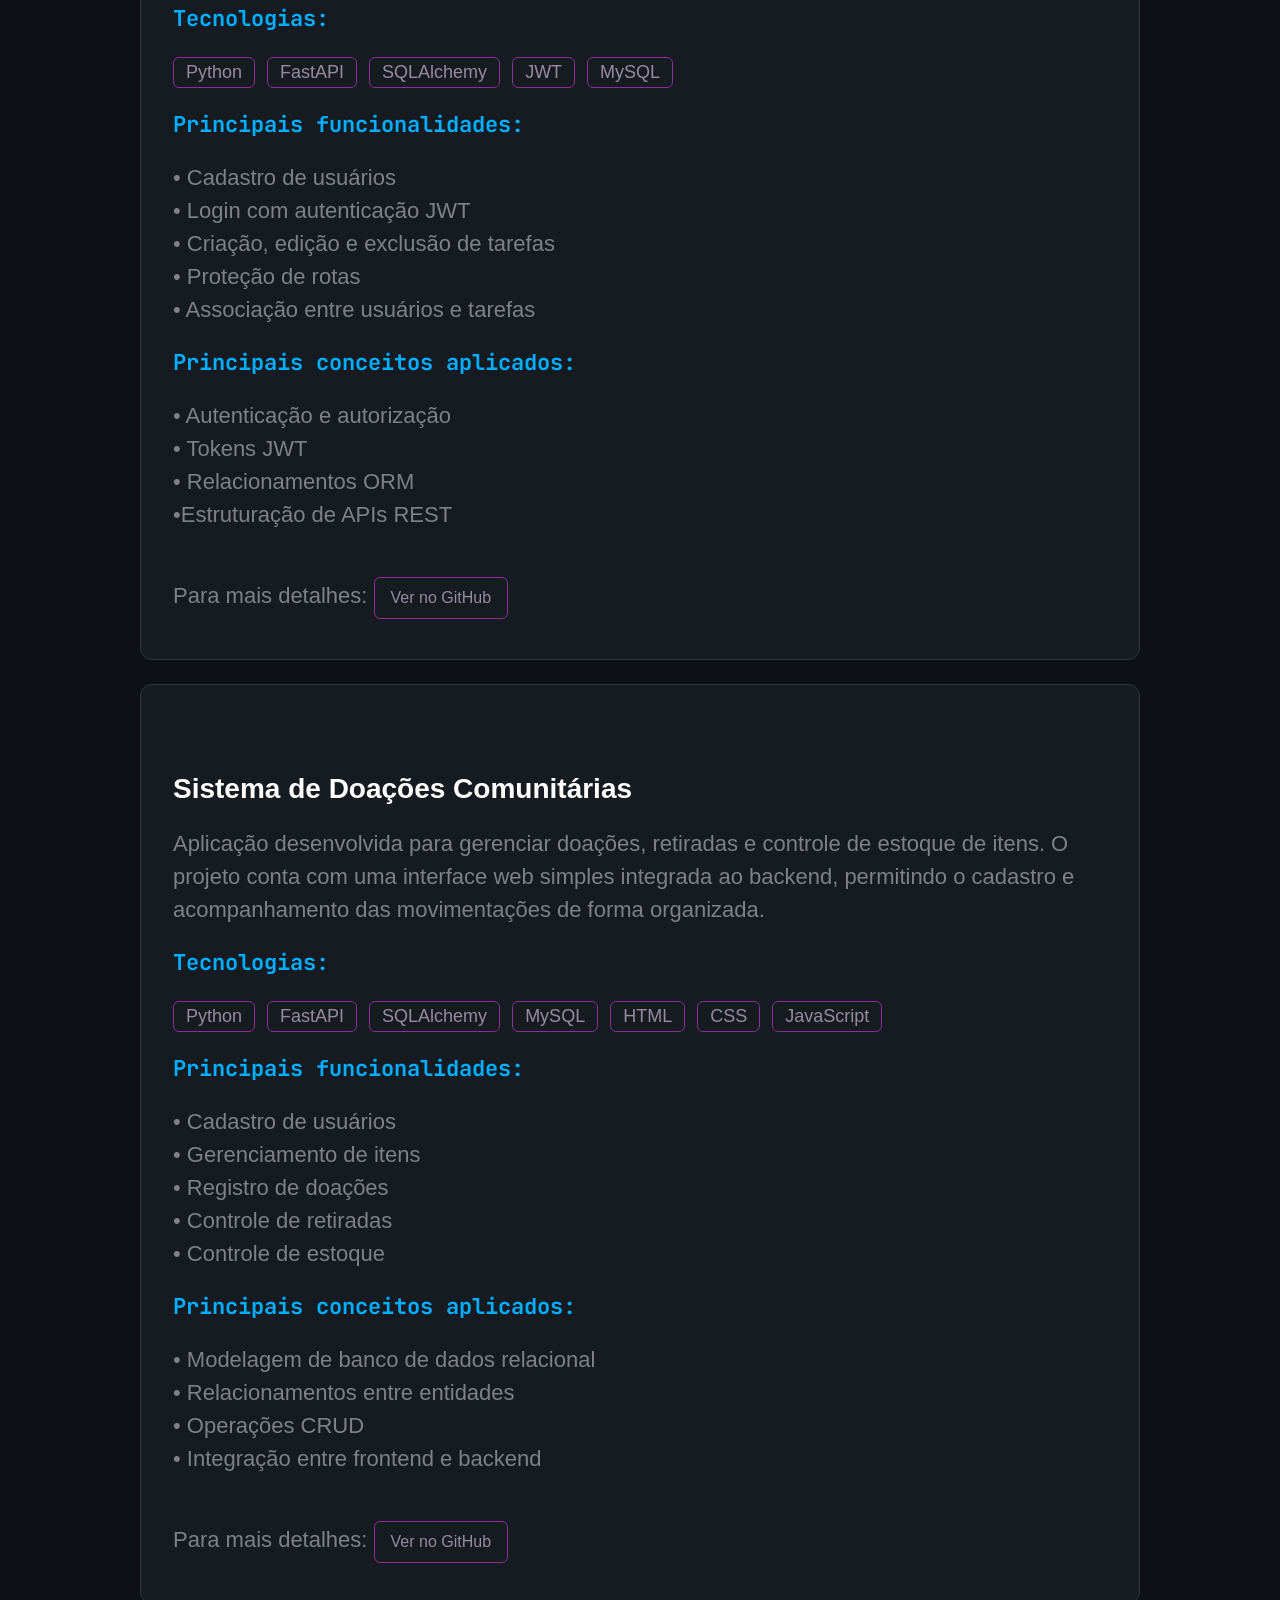
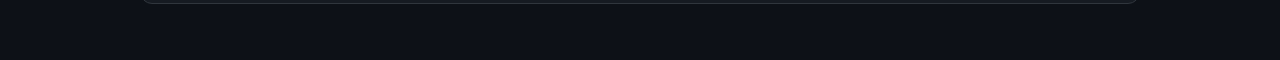
<file: portfolio/portfolio.html>
<!DOCTYPE html>
<html lang="pt-br">
<head>
    <meta charset="UTF-8">
    <meta name="viewport" content="width=device-width, initial-scale=1.0">
    <title>Thaiza Dantas</title>
    <link rel="stylesheet" href="style.css">
    <link rel="shortcut icon" href="favicon.ico" type="image/x-icon">
    <link href="https://fonts.googleapis.com/css2?family=JetBrains+Mono:wght@300;400;500;700&display=swap" rel="stylesheet">
</head>
<body>
    <div class="bg-animado">
        <div class="bolha bolha-1"></div>
        <div class="bolha bolha-2"></div>
        <div class="bolha bolha-3"></div>
    </div>
    <div id="container">
        <nav>
            <div class="dev">
                thaiza<span>.</span>dev
            </div>
            <div class="menu">
                <a href="sobre.html">Sobre mim</a>
                <a href="formacao.html">Formação</a>
                <a href="portfolio.html">Portfólio</a>
                <a href="contato.html">Contato</a>
            </div>
        </nav>
        <div class="conteudo">
            <p class="ola">>Olá mundo!</p>

        <h1><span>Principais</span> e Mais Recentes Projetos</h1>

        <div class="project-card">
            <h2>Sistema de Gestão de Pizzaria</h2>
            <p>API REST desenvolvida para gerenciamento de pedidos, usuários e operações de uma pizzaria. O projeto foi criado com foco em boas práticas de desenvolvimento backend, autenticação de usuários e gerenciamento do banco de dados através de migrações.</p>
            <h3>Tecnologias utilizadas:</h3>
                <div class="tags">
                    <span class="tag">Python</span>
                    <span class="tag">FastAPI</span>
                    <span class="tag">SQLAlchemy</span>
                    <span class="tag">MySQL</span>
                    <span class="tag">JWT</span>
                    <span class="tag">Alembic</span>
                    <span class="tag">Passlib</span>
                    <span class="tag">Argon2</span>
                </div>
            <h3>Principais funcionalidades:</h3>
            <p>
                • Cadastro e autenticação de usuários
                <br>• Proteção de rotas com JWT
                <br>• Gerenciamento de pedidos
                <br>• Controle de dados persistidos em banco de dados
                <br>• Migrações de banco com Alembic</p>
            <h3>Principais conceitos aplicados:</h3>
            <p>
                • Autenticação e autorização
                <br>• Hash seguro de senhas com Argon2
                <br>• Gerenciamento de migrações
                <br>• Modelagem de banco de dados relacional
                <br>• Arquitetura de APIs REST
                <br>• Organização de projeto em camadas</p>
            <p>Para mais detalhes: <a href="https://github.com/thaiza-d/Sistema-de-Gerenciamento-de-Pizzaria">Ver no GitHub</a></p>
        </div>

        <div class="project-card">
            <h2>Sistema de Gerenciamento de Tarefas</h2>
            <p>API REST desenvolvida com FastAPI para gerenciamento de tarefas com autenticação de usuários. O sistema permite cadastro, login e gerenciamento de tarefas individuais, garantindo que cada usuário tenha acesso apenas aos seus próprios dados.</p>
            <h3>Tecnologias:</h3>
            <div class="tags">
                    <span class="tag">Python</span>
                    <span class="tag">FastAPI</span>
                    <span class="tag">SQLAlchemy</span>
                    <span class="tag">JWT</span>
                    <span class="tag">MySQL</span>
            </div>
            <h3>Principais funcionalidades:</h3>
                <p>
                    • Cadastro de usuários
                    <br>• Login com autenticação JWT
                    <br>• Criação, edição e exclusão de tarefas
                    <br>• Proteção de rotas <br>• Associação entre usuários e tarefas</p>
            <h3>Principais conceitos aplicados:</h3>
                <p>
                    • Autenticação e autorização
                    <br>• Tokens JWT
                    <br>• Relacionamentos ORM
                    <br>•Estruturação de APIs REST</p>
            <p>Para mais detalhes: <a href="https://github.com/thaiza-d/REST-API-de-To-Do-List-com-FastAPI-JWT-Authentication" target="_blank" class="btn-github">Ver no GitHub</a></p>
        </div>

        
        <div class="project-card">
            <h2>Sistema de Doações Comunitárias</h2>
            <p>Aplicação desenvolvida para gerenciar doações, retiradas e controle de estoque de itens. O projeto conta com uma interface web simples integrada ao backend, permitindo o cadastro e acompanhamento das movimentações de forma organizada.</p>
            <h3>Tecnologias:</h3>
                <div class="tags">
                    <span class="tag">Python</span>
                    <span class="tag">FastAPI</span>
                    <span class="tag">SQLAlchemy</span>
                    <span class="tag">MySQL</span>
                    <span class="tag">HTML</span>
                    <span class="tag">CSS</span>
                    <span class="tag">JavaScript</span>
                </div>
            <h3>Principais funcionalidades:</h3>
                <p>
                    • Cadastro de usuários
                    <br>• Gerenciamento de itens
                    <br>• Registro de doações
                    <br>• Controle de retiradas <br>• Controle de estoque</p>
            <h3>Principais conceitos aplicados:</h3>
                <p>
                    • Modelagem de banco de dados relacional
                    <br>• Relacionamentos entre entidades
                    <br>• Operações CRUD<br>• Integração entre frontend e backend</p>
            <p>Para mais detalhes: <a href="https://github.com/thaiza-d/Sistema-de-Doacoes-Comunitarias" target="_blank" class="btn-github">Ver no GitHub</a></p>
        </div> 
    </div>
</body>
</html>
</file>
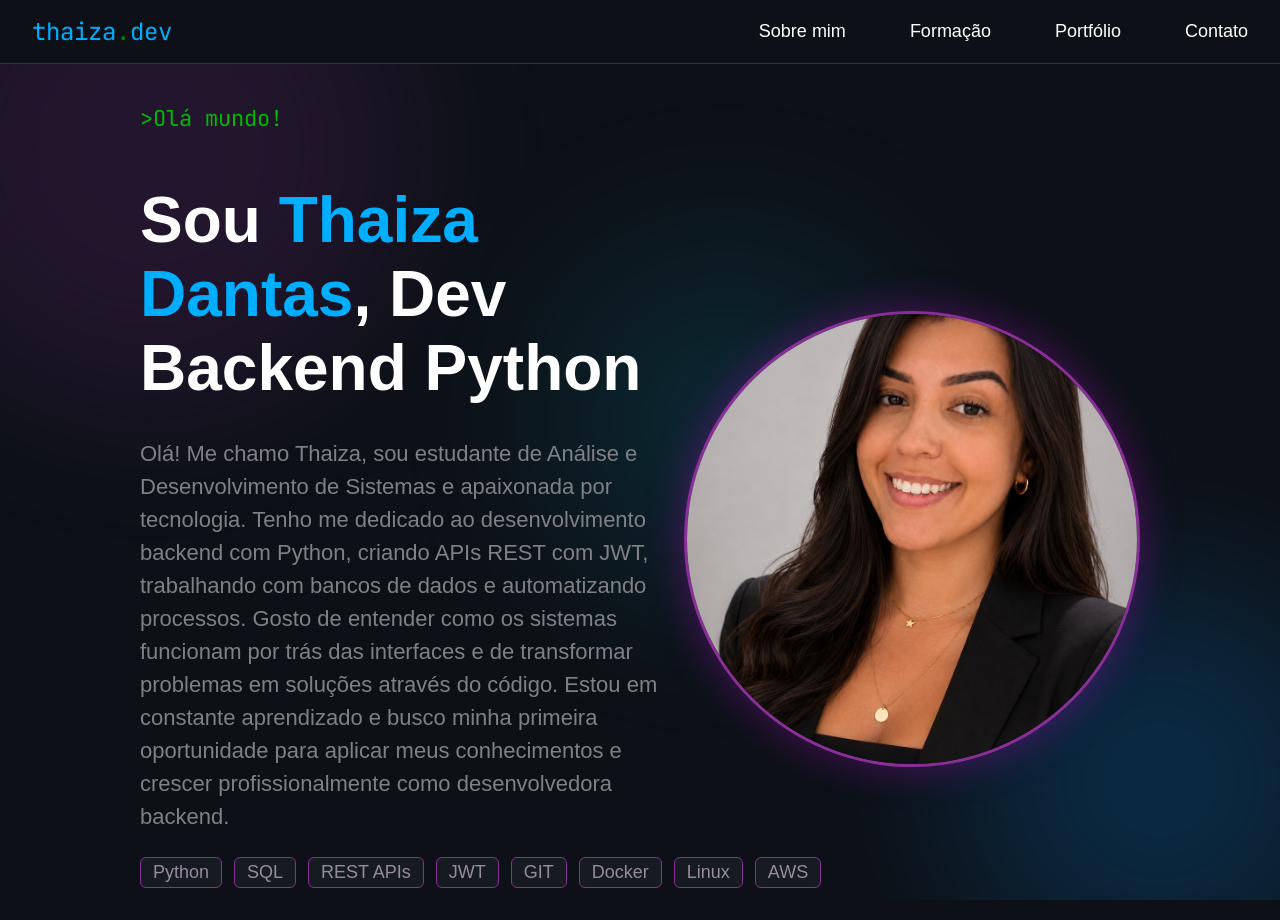
<file: portfolio/sobre.html>
<!DOCTYPE html>
<html lang="pt-br">
<head>
    <meta charset="UTF-8">
    <meta name="viewport" content="width=device-width, initial-scale=1.0">
    <title>Thaiza Dantas</title>
    <link rel="stylesheet" href="style.css">
    <link rel="shortcut icon" href="favicon.ico" type="image/x-icon">
    <link href="https://fonts.googleapis.com/css2?family=JetBrains+Mono:wght@300;400;500;700&display=swap" rel="stylesheet">
</head>
<body>
    <div class="bg-animado">
        <div class="bolha bolha-1"></div>
        <div class="bolha bolha-2"></div>
        <div class="bolha bolha-3"></div>
    </div>
    <div id="container">
        <nav>
            <div class="dev">
                thaiza<span>.</span>dev
            </div>
            <div class="menu">
                <a href="sobre.html">Sobre mim</a>
                <a href="formacao.html">Formação</a>
                <a href="portfolio.html">Portfólio</a>
                <a href="contato.html">Contato</a>
            </div>
        </nav>

        <div class="conteudo">
            <p class="ola">>Olá mundo!</p>
            
            <img src="minha-foto.png" alt="minha-foto" class="hero-foto">

            <h1>Sou <span>Thaiza Dantas</span>, Dev Backend Python</h1>
            <p>Olá! Me chamo Thaiza, sou estudante de Análise e Desenvolvimento de Sistemas e apaixonada por tecnologia. Tenho me dedicado ao desenvolvimento backend com Python, criando APIs REST com JWT, trabalhando com bancos de dados e automatizando processos. Gosto de entender como os sistemas funcionam por trás das interfaces e de transformar problemas em soluções através do código. Estou em constante aprendizado e busco minha primeira oportunidade para aplicar meus conhecimentos e crescer profissionalmente como desenvolvedora backend.</p>
    
            <div class="tags">
                <span class="tag">Python</span>
                <span class="tag">SQL</span>
                <span class="tag">REST APIs</span>
                <span class="tag">JWT</span>
                <span class="tag">GIT</span>
                <span class="tag">Docker</span>
                <span class="tag">Linux</span>
                <span class="tag">AWS</span>
            </div>
    </div>
</body>
</html>
</file>
<file: frontend/style.css>
body{
    background-color: #0d1117;
    margin: 0;
    padding: 0;
    color: white;
    font-family: Arial, Helvetica, sans-serif;
}

.bg-animado{
    position: fixed;
    inset: 0;
    z-index: 0;
    overflow: hidden;
}
@keyframes flutuar {
    0%   { transform: translate(0px, 0px); }
    25%  { transform: translate(150px, -100px); }
    50%  { transform: translate(100px, 190px); }
    75%  { transform: translate(-120px, 100px); }
    100% { transform: translate(50px, 50px); }
}

.bolha{
    position: absolute;
    border-radius: 50%;
    filter: blur(80px);
    opacity: 0.18;
}
.bolha-1{
    width: 500px; height: 500px;
    background-color: #8a2e98;
    top: -100px; left: -100px;
    animation: flutuar 10s linear infinite;;
}
.bolha-2{
    width: 400px; height: 400px;
    background: #0096ff;      /* azul */
    bottom: -80px; right: -80px;
    animation: flutuar 16s linear infinite;
}
.bolha-3{
    width: 300px; height: 300px;
    background: #00b4d8;
    top: 30%; left: 45%;
    animation: flutuar 13s linear infinite;
    filter: blur(100px);
}

/* CABEÇALHO */

nav {
  position: fixed;
  top: 0; left: 0; right: 0;
  background-color: #0d1117;
  border-bottom: 1px solid #30363d;
  display: flex;
  align-items: center;
  justify-content: space-between; 
  padding: 1rem 2rem;
  z-index:100;
  backdrop-filter: blur(12px);
}


h1{
    font-size: clamp(3rem, 6vw, 4rem);
    color: white;
    z-index: 5;
}

h1 span{
    color: rgb(0, 174, 255);
}

h2{
    font-size: 28px;
    margin-bottom: 50px;
    z-index: 5;
}

h3{
    font-size: 22px;
    font-family: 'JetBrains Mono', monospace;
    color: rgb(0, 174, 255);
    z-index: 5;
}

p{
    color: #7f8185;
    font-size: 22px;
    line-height: 1.5;
    z-index: 5;
}

.menu {
    display: flex;
    gap: 4rem;
}

.dev{
    color: rgb(0, 174, 255);
    font-size: 24px;
    font-family: 'JetBrains Mono', monospace;
}

.menu a{
    color: white;
    text-decoration: none;
    font-size: 18px;
}

.menu a:hover{
    color: #8a2e98;

}

.dev span{color: green;}

/* CONTEÚDO */

.conteudo h1{
    margin-bottom: 2rem;
    margin-top: 3rem;
}

.conteudo h2 {
    margin-top: 4rem;
    margin-bottom: 1rem;
}

.conteudo h3{
    margin-bottom: 0.5rem;}

.conteudo p{margin-bottom: 1rem;}


.ola{
    font-family: 'JetBrains Mono', monospace;
    color: rgb(1, 185, 1);
    margin-bottom: 1rem;
    grid-template-columns: 1;
    grid-template-rows: 1;
    font-size: 22px;
    z-index: 5;
}

/* CAIXINHAS */

.tags {
    display: flex;
    gap: 0.75rem;
    flex-wrap: wrap;
    margin-top: 1.5rem;
    z-index: 5;
}

.tag {
    border: 1px solid #8a2e98;
    border-radius: 6px;
    padding: 4px 12px;
    font-size: 18px;
    color: #978b9e;
    background: #161b22;
    position: relative;
    cursor: pointer;
}

.conteudo {
    position: relative;
    z-index: 5;
    max-width: 1000px;
    margin: 0 auto;
    padding: 2rem 2rem;
    padding-top: 5rem;
}

.hero-foto{
    float: right;
    width: 450px;
    height: 450px;
    object-fit: cover;
    border-radius: 50%;
    border: 3px solid #8a2e98;
    box-shadow: 0 0 40px rgba(180, 13, 206, 0.378);
    margin-left: 1rem;
    margin-bottom: 5rem;
    margin-top: 10rem;
}

.links{
    padding: 20px;
    font-size: 20px;
    color: #8b949e;
    display: flex;
    margin: auto;
}

.info-card{
    border-radius: 12px;
    
    background: #191f29;

    align-items: center;

    width: 250px;

    height: 430px;

    display: flex;

    align-items: center;

    justify-content: center;

    text-align: center;

    flex-direction: column;

    padding: 25px;

    
}

.info-card h3{
    color: rgb(0, 174, 255);

    margin-bottom: auto;

}

.info-card p{
    font-size: 18px;

    margin-bottom: auto;
}

.info-card:hover{
    background-color: #202835;
    border: 3px solid aqua;
    transition: 0.3s;
    padding: 20px;
    width: 280px;
}

.info-card:hover p{
    color: white;
    font-size: 18px;
    transition: 0.3s;
}

.info-card:hover h3{
    color: aqua;
    font-size: 24px;
    transition: 0.3s;
}


.hobbies{
    display: flex;
    
    justify-content: center;

    align-items: center;

    gap: 15px;

    margin-bottom: 30px;

    flex-wrap: wrap;
}

/* FORMAÇÃO */

.number{
    width: 50px;
    height: 50px;
    display: flex;
    align-items: center;
    justify-content: center;
    border-radius: 50%;
    border: 1px solid white;
    font-size: 20px;
    background-color: green;
    color: white;
    z-index: 2;
    margin-top: 15px;
}

.formacao{
    display: flex;
    gap: 20px;
    position: relative;
    margin-bottom: 40px;
    padding-bottom: 40px;
    transition: 0.3s;
}
.formacao .number{
    transition: 0.3s;
}
.formacao p{
    margin: 0;
}

.formacao h3{
    transition: 0.3s;
}

.formacao p{
    transition: 0.3s;
}
.formacao .number{
    transition: 0.3s;
}
.formacao:hover{
    background-color: #161b22;
    border-radius: 20px;
}

.formacao:hover h3{
    color: rgb(0, 213, 255);
    font-size: 23px;
}
.formacao:hover p{
    color: white;
    font-size: 21px;
}

.formacao:hover .number{
    background-color: rgb(26, 184, 26);
}
.texto{
    display: flex;
    flex-direction: column;
}

.texto p{
    font-size: 20px;
}

.formacao p:hover .texto{
    color: #d1d1d1;
    font-size: 21px;
}

.timeline{
    display: flex;
    justify-content: center;
    width: 50px;
    position: relative;
}

.timeline::after{
    content: "";
    position: absolute;
    top: 50px;
    left: 50%;
    transform: translateX(-50%);
    height: calc(100% + 40px);
    bottom: -30px;
    width: 2px;
    background-color: green;
}

.print-hobbies{
    color: rgb(1, 185, 1);
    display: flex;
    margin-right: 50px;
    font-family: 'JetBrains Mono', monospace;
    font-size: 18px;
    margin-left: 50px;
    background-color: #121111;
    padding: 12px;
    border-radius: 10px;
    line-height: 2.5rem;
}
.caixa {
    border: 1px solid #9da5ad;
    border-radius: 6px;
    padding: 25px;
    border-radius: 25px;
    background: #141921;
    margin-bottom: 3.5rem;
}
.caixa:hover{
    box-shadow: 0 0 20px rgba(255, 255, 255, 0.471);
}
.project-card {
  background: #161b22;
  border: 1px solid #30363d;
  border-radius: 12px;
  padding: 1.5rem 2rem;
  margin-bottom: 1.5rem;
  transition: border-color 0.3s;
}
.project-card:hover {
  border: 1px solid #8a2e98;
  box-shadow: 0 0 40px rgba(180, 13, 206, 0.3);
}

.btn-github {
    display: inline-block;
    margin-top: 1.5rem;
    padding: 8px 16px;
    border: 1px solid #8a2e98;
    border-radius: 6px;
    color: #978b9e;
    font-size: 16px;
    text-decoration: none;
    transition: 0.3s;
}
.btn-github:hover {
    background: #8a2e98;
    color: white;
}

.card-address{
    border: 1px solid #30363d;
    padding: 1.2rem 2rem;
    display: flex;
    gap: 1rem;
    align-items: first baseline;
    width: 300px;
    border-radius: 10px;
    flex-direction: column;
    background-color: #161b22;
    margin-top: 2rem;
    margin-bottom: 2.5rem;
}

.card-address a{
    display: flex;
    flex-direction: column;
    gap: 2px;
    color: white;
    text-decoration: none;
    font-size: 20px;
    margin-top: -25px;
}

.card-address:hover{
    border-color: #8a2e98;
    box-shadow: 0 0 10px #d800f989;
}

.card-address span{
    font-size: 2.5rem;
    margin-right: auto;
    display: flex;
    align-items: center;
    justify-content: center;
}

.card-address p{
    color: #7f8185;
    font-size: 1rem;
    display: flex;
    margin-left: 90px;
    margin-top: -65px;
}

.address{
    margin-bottom: 3rem;
    flex-wrap: wrap;
    gap: 2rem;
    display: flex;
    align-items: center;
}

hr{
    margin-bottom: 3rem;
}
.p-ola{
    display: flex;
    align-items: center;
    margin-top: -47px;
    margin-left: 20px;

}
.formulario{
    display: flex;
    justify-content: center;
    flex-direction: column;
}

input{
    font-size: 20px;
    border-radius: 10px;
    background-color: #30363d;
    width: 1000px;
}
textarea {
    font-size: 20px;
    border-radius: 10px;
    background-color: #30363d;
    width: 1000px;
    color: white;
    padding: 10px;
    border: none;
    font-family: Arial, Helvetica, sans-serif;
}

.nome{height: 3rem;}

.email{height: 3rem;}

.mensagem{height: 150px;}

.erro{
    color: #f85149;
    font-size: 14px;
    display: none;
}

.erro.visivel{
    display: block;
}

.input-erro{
    border-color: #f85149 !important;
}

.modal-overlay{
    display: none;
    position: fixed;
    inset: 0;
    background: rgba(0,0,0,0.6);
    z-index: 200;
    align-items: center;
    justify-content: center;
}

.modal-overlay.aberto{
    display: flex;
}

.modal-box{
    background-color: #161b22;
    border: 1px solid #30363d;
    border-radius: 12px;
    padding: 2rem;
    text-align: center;
    max-width: 380px;
    width:90%;
}

.modal-box p{
    font-size: 1.1rem;
    color: white;
    margin-bottom: 1.5rem;
}

.modal-box button{
    background-color: #8a2e98;
    color: white;
    border: none;
    border-radius: 8px;
    padding:  10px 24px;
    cursor: pointer;
    font-size: 1rem;
    width: auto;
    align-self: auto;
}

#btn-enviar{
    margin-top: 40px;
    height: 3rem;
    width: 450px;
    font-size: 20px;
    background-color: #186fba;
    border-radius: 12px;
    color: white;
    align-self: center;
    cursor: pointer;
}

#btn-enviar:hover{
    background-color: rgb(41, 52, 127);
}

#btn-enviar:active{
    background-color: rgb(116, 116, 235);
    transform: scale(0.95);
}
</file>
<file: portfolio/style.css>
body{
    background-color: #0d1117;
    margin: 0;
    padding: 0;
    color: white;
    font-family: Arial, Helvetica, sans-serif;
}

.bg-animado{
    position: fixed;
    inset: 0;
    z-index: 0;
    overflow: hidden;
}
@keyframes flutuar {
    0%   { transform: translate(0px, 0px); }
    25%  { transform: translate(150px, -100px); }
    50%  { transform: translate(100px, 190px); }
    75%  { transform: translate(-120px, 100px); }
    100% { transform: translate(50px, 50px); }
}

.bolha{
    position: absolute;
    border-radius: 50%;
    filter: blur(80px);
    opacity: 0.18;
}
.bolha-1{
    width: 500px; height: 500px;
    background-color: #8a2e98;
    top: -100px; left: -100px;
    animation: flutuar 10s linear infinite;;
}
.bolha-2{
    width: 400px; height: 400px;
    background: #0096ff;      /* azul */
    bottom: -80px; right: -80px;
    animation: flutuar 16s linear infinite;
}
.bolha-3{
    width: 300px; height: 300px;
    background: #00b4d8;
    top: 30%; left: 45%;
    animation: flutuar 13s linear infinite;
    filter: blur(100px);
}

/* CABEÇALHO */

nav {
  position: fixed;
  top: 0; left: 0; right: 0;
  background-color: #0d1117;
  border-bottom: 1px solid #30363d;
  display: flex;
  align-items: center;
  justify-content: space-between; 
  padding: 1rem 2rem;
  z-index:100;
  backdrop-filter: blur(12px);
}


h1{
    font-size: clamp(3rem, 6vw, 4rem);
    color: white;
    z-index: 5;
}

h1 span{
    color: rgb(0, 174, 255);
}

h2{
    font-size: 28px;
    margin-bottom: 50px;
    z-index: 5;
}

h3{
    font-size: 22px;
    font-family: 'JetBrains Mono', monospace;
    color: rgb(0, 174, 255);
    z-index: 5;
}

p{
    color: #7f8185;
    font-size: 22px;
    line-height: 1.5;
    z-index: 5;
}

.menu {
    display: flex;
    gap: 4rem;
}

.dev{
    color: rgb(0, 174, 255);
    font-size: 24px;
    font-family: 'JetBrains Mono', monospace;
}

.menu a{
    color: white;
    text-decoration: none;
    font-size: 18px;
}

.menu a:hover{
    color: #8a2e98;

}

.dev span{color: green;}

/* CONTEÚDO */

.conteudo h1{
    margin-bottom: 2rem;
    margin-top: 3rem;
}

.conteudo h2 {
    margin-top: 4rem;
    margin-bottom: 1rem;
}

.conteudo h3{
    margin-bottom: 0.5rem;}

.conteudo p{margin-bottom: 1rem;}


.ola{
    font-family: 'JetBrains Mono', monospace;
    color: rgb(1, 185, 1);
    margin-bottom: 1rem;
    grid-template-columns: 1;
    grid-template-rows: 1;
    font-size: 22px;
    z-index: 5;
}

/* CAIXINHAS */

.tags {
    display: flex;
    gap: 0.75rem;
    flex-wrap: wrap;
    margin-top: 1.5rem;
    z-index: 5;
}

.tag {
    border: 1px solid #8a2e98;
    border-radius: 6px;
    padding: 4px 12px;
    font-size: 18px;
    color: #978b9e;
    background: #161b22;
    position: relative;
    cursor: pointer;
}

.conteudo {
    position: relative;
    z-index: 5;
    max-width: 1000px;
    margin: 0 auto;
    padding: 2rem 2rem;
    padding-top: 5rem;
}

.hero-foto{
    float: right;
    width: 450px;
    height: 450px;
    object-fit: cover;
    border-radius: 50%;
    border: 3px solid #8a2e98;
    box-shadow: 0 0 40px rgba(180, 13, 206, 0.378);
    margin-left: 1rem;
    margin-bottom: 5rem;
    margin-top: 10rem;
}

.links{
    padding: 20px;
    font-size: 20px;
    color: #8b949e;
    display: flex;
    margin: auto;
}

.info-card{
    border-radius: 12px;
    
    background: #191f29;

    align-items: center;

    width: 250px;

    height: 430px;

    display: flex;

    align-items: center;

    justify-content: center;

    text-align: center;

    flex-direction: column;

    padding: 25px;

    
}

.info-card h3{
    color: rgb(0, 174, 255);

    margin-bottom: auto;

}

.info-card p{
    font-size: 18px;

    margin-bottom: auto;
}

.info-card:hover{
    background-color: #202835;
    border: 3px solid aqua;
    transition: 0.3s;
    padding: 20px;
    width: 280px;
}

.info-card:hover p{
    color: white;
    font-size: 18px;
    transition: 0.3s;
}

.info-card:hover h3{
    color: aqua;
    font-size: 24px;
    transition: 0.3s;
}


.hobbies{
    display: flex;
    
    justify-content: center;

    align-items: center;

    gap: 15px;

    margin-bottom: 30px;

    flex-wrap: wrap;
}

/* FORMAÇÃO */

.number{
    width: 50px;
    height: 50px;
    display: flex;
    align-items: center;
    justify-content: center;
    border-radius: 50%;
    border: 1px solid white;
    font-size: 20px;
    background-color: green;
    color: white;
    z-index: 2;
    margin-top: 15px;
}

.formacao{
    display: flex;
    gap: 20px;
    position: relative;
    margin-bottom: 40px;
    padding-bottom: 40px;
    transition: 0.3s;
}
.formacao .number{
    transition: 0.3s;
}
.formacao p{
    margin: 0;
}

.formacao h3{
    transition: 0.3s;
}

.formacao p{
    transition: 0.3s;
}
.formacao .number{
    transition: 0.3s;
}
.formacao:hover{
    background-color: #161b22;
    border-radius: 20px;
}

.formacao:hover h3{
    color: rgb(0, 213, 255);
    font-size: 23px;
}
.formacao:hover p{
    color: white;
    font-size: 21px;
}

.formacao:hover .number{
    background-color: rgb(26, 184, 26);
}
.texto{
    display: flex;
    flex-direction: column;
}

.texto p{
    font-size: 20px;
}

.formacao p:hover .texto{
    color: #d1d1d1;
    font-size: 21px;
}

.timeline{
    display: flex;
    justify-content: center;
    width: 50px;
    position: relative;
}

.timeline::after{
    content: "";
    position: absolute;
    top: 50px;
    left: 50%;
    transform: translateX(-50%);
    height: calc(100% + 40px);
    bottom: -30px;
    width: 2px;
    background-color: green;
}

.print-hobbies{
    color: rgb(1, 185, 1);
    display: flex;
    margin-right: 50px;
    font-family: 'JetBrains Mono', monospace;
    font-size: 18px;
    margin-left: 50px;
    background-color: #121111;
    padding: 12px;
    border-radius: 10px;
    line-height: 2.5rem;
}
.caixa {
    border: 1px solid #9da5ad;
    border-radius: 6px;
    padding: 25px;
    border-radius: 25px;
    background: #141921;
    margin-bottom: 3.5rem;
}
.caixa:hover{
    box-shadow: 0 0 20px rgba(255, 255, 255, 0.471);
}
.project-card {
  background: #161b22;
  border: 1px solid #30363d;
  border-radius: 12px;
  padding: 1.5rem 2rem;
  margin-bottom: 1.5rem;
  transition: border-color 0.3s;
}
.project-card:hover {
  border: 1px solid #8a2e98;
  box-shadow: 0 0 40px rgba(180, 13, 206, 0.3);
}

.btn-github {
    display: inline-block;
    margin-top: 1.5rem;
    padding: 8px 16px;
    border: 1px solid #8a2e98;
    border-radius: 6px;
    color: #978b9e;
    font-size: 16px;
    text-decoration: none;
    transition: 0.3s;
}
.btn-github:hover {
    background: #8a2e98;
    color: white;
}

.card-address{
    border: 1px solid #30363d;
    padding: 1.2rem 2rem;
    display: flex;
    gap: 1rem;
    align-items: first baseline;
    width: 300px;
    border-radius: 10px;
    flex-direction: column;
    background-color: #161b22;
    margin-top: 2rem;
    margin-bottom: 2.5rem;
}

.card-address a{
    display: flex;
    flex-direction: column;
    gap: 2px;
    color: white;
    text-decoration: none;
    font-size: 20px;
    margin-top: -25px;
}

.card-address:hover{
    border-color: #8a2e98;
    box-shadow: 0 0 10px #d800f989;
}

.card-address span{
    font-size: 2.5rem;
    margin-right: auto;
    display: flex;
    align-items: center;
    justify-content: center;
}

.card-address p{
    color: #7f8185;
    font-size: 1rem;
    display: flex;
    margin-left: 90px;
    margin-top: -65px;
}

.address{
    margin-bottom: 3rem;
    flex-wrap: wrap;
    gap: 2rem;
    display: flex;
    align-items: center;
}

hr{
    margin-bottom: 3rem;
}
.p-ola{
    display: flex;
    align-items: center;
    margin-top: -47px;
    margin-left: 20px;

}
.formulario{
    display: flex;
    justify-content: center;
    flex-direction: column;
}

input{
    font-size: 20px;
    border-radius: 10px;
    background-color: #30363d;
    width: 1000px;
}
textarea {
    font-size: 20px;
    border-radius: 10px;
    background-color: #30363d;
    width: 1000px;
    color: white;
    padding: 10px;
    border: none;
    font-family: Arial, Helvetica, sans-serif;
}

.nome{height: 3rem;}

.email{height: 3rem;}

.mensagem{height: 150px;}

.erro{
    color: #f85149;
    font-size: 14px;
    display: none;
}

.erro.visivel{
    display: block;
}

.input-erro{
    border-color: #f85149 !important;
}

.modal-overlay{
    display: none;
    position: fixed;
    inset: 0;
    background: rgba(0,0,0,0.6);
    z-index: 200;
    align-items: center;
    justify-content: center;
}

.modal-overlay.aberto{
    display: flex;
}

.modal-box{
    background-color: #161b22;
    border: 1px solid #30363d;
    border-radius: 12px;
    padding: 2rem;
    text-align: center;
    max-width: 380px;
    width:90%;
}

.modal-box p{
    font-size: 1.1rem;
    color: white;
    margin-bottom: 1.5rem;
}

.modal-box button{
    background-color: #8a2e98;
    color: white;
    border: none;
    border-radius: 8px;
    padding:  10px 24px;
    cursor: pointer;
    font-size: 1rem;
    width: auto;
    align-self: auto;
}

#btn-enviar{
    margin-top: 40px;
    height: 3rem;
    width: 450px;
    font-size: 20px;
    background-color: #186fba;
    border-radius: 12px;
    color: white;
    align-self: center;
    cursor: pointer;
}

#btn-enviar:hover{
    background-color: rgb(41, 52, 127);
}

#btn-enviar:active{
    background-color: rgb(116, 116, 235);
    transform: scale(0.95);
}
</file>
